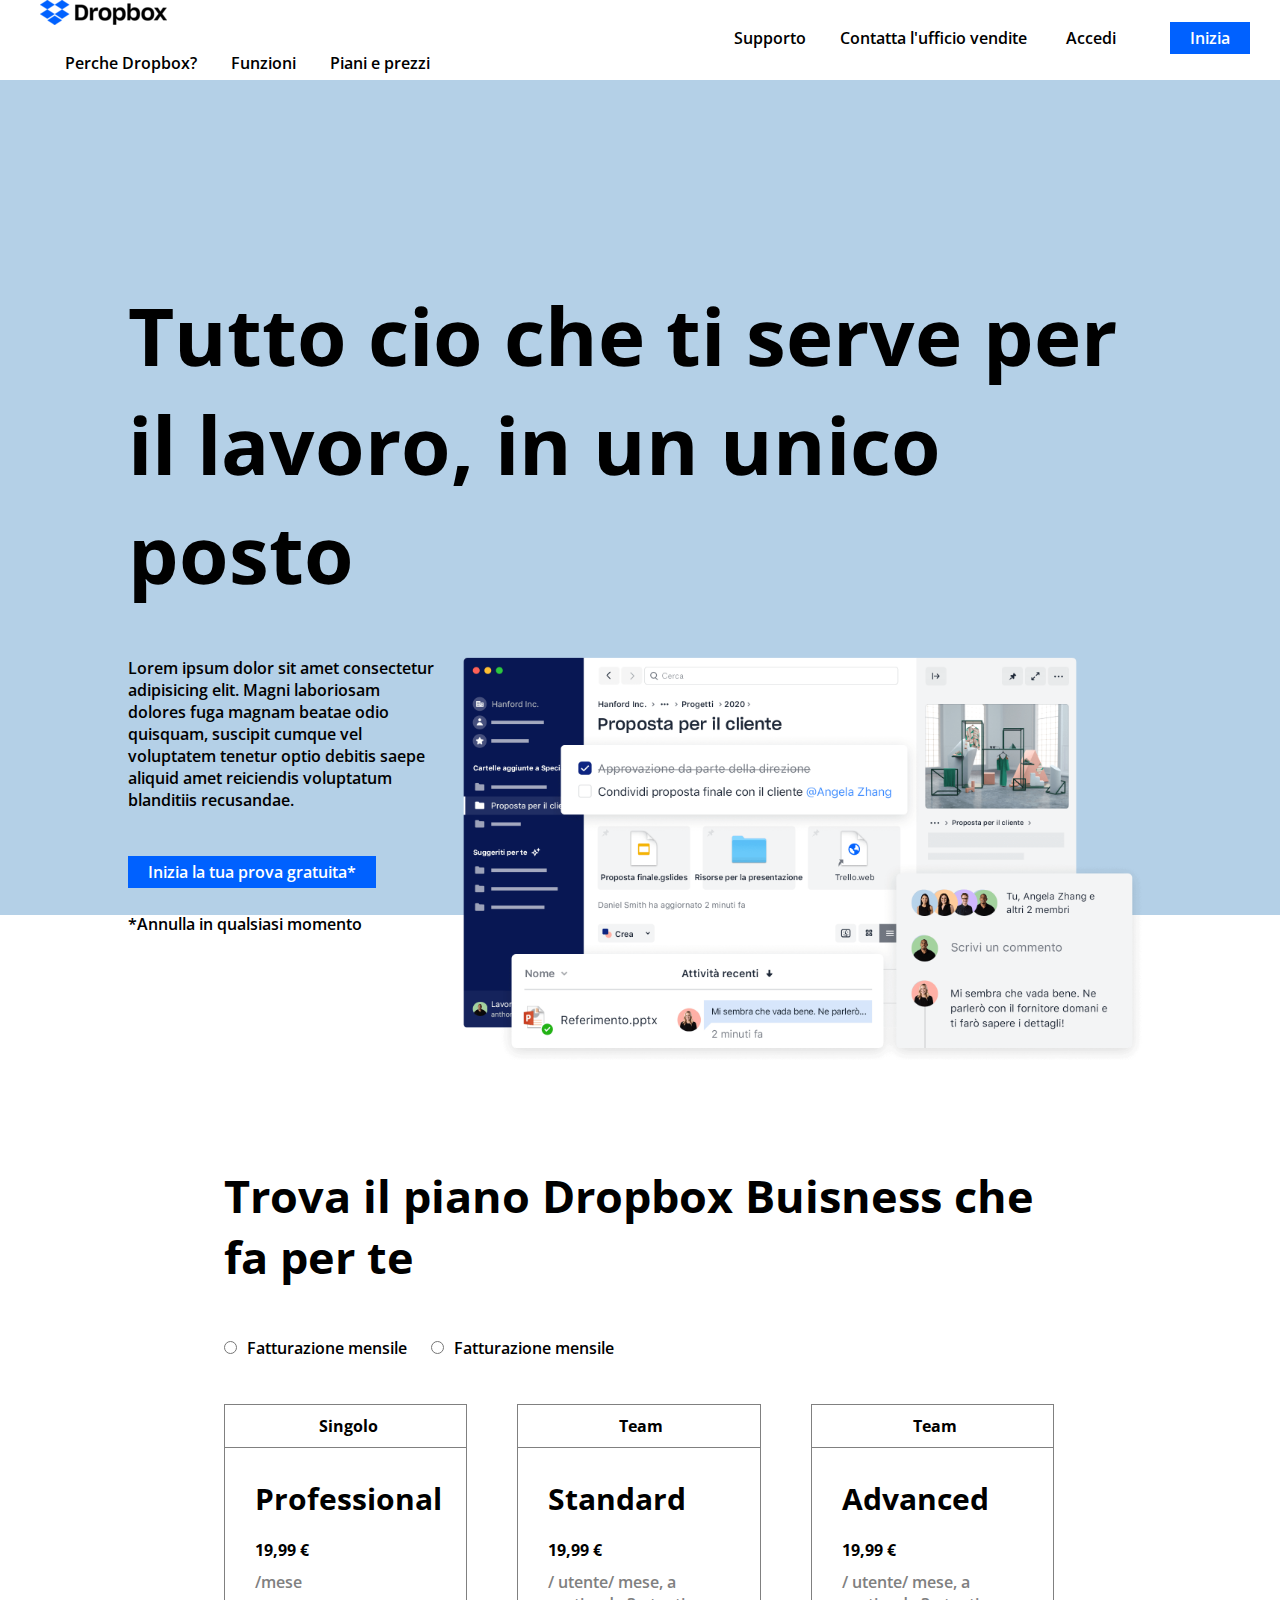
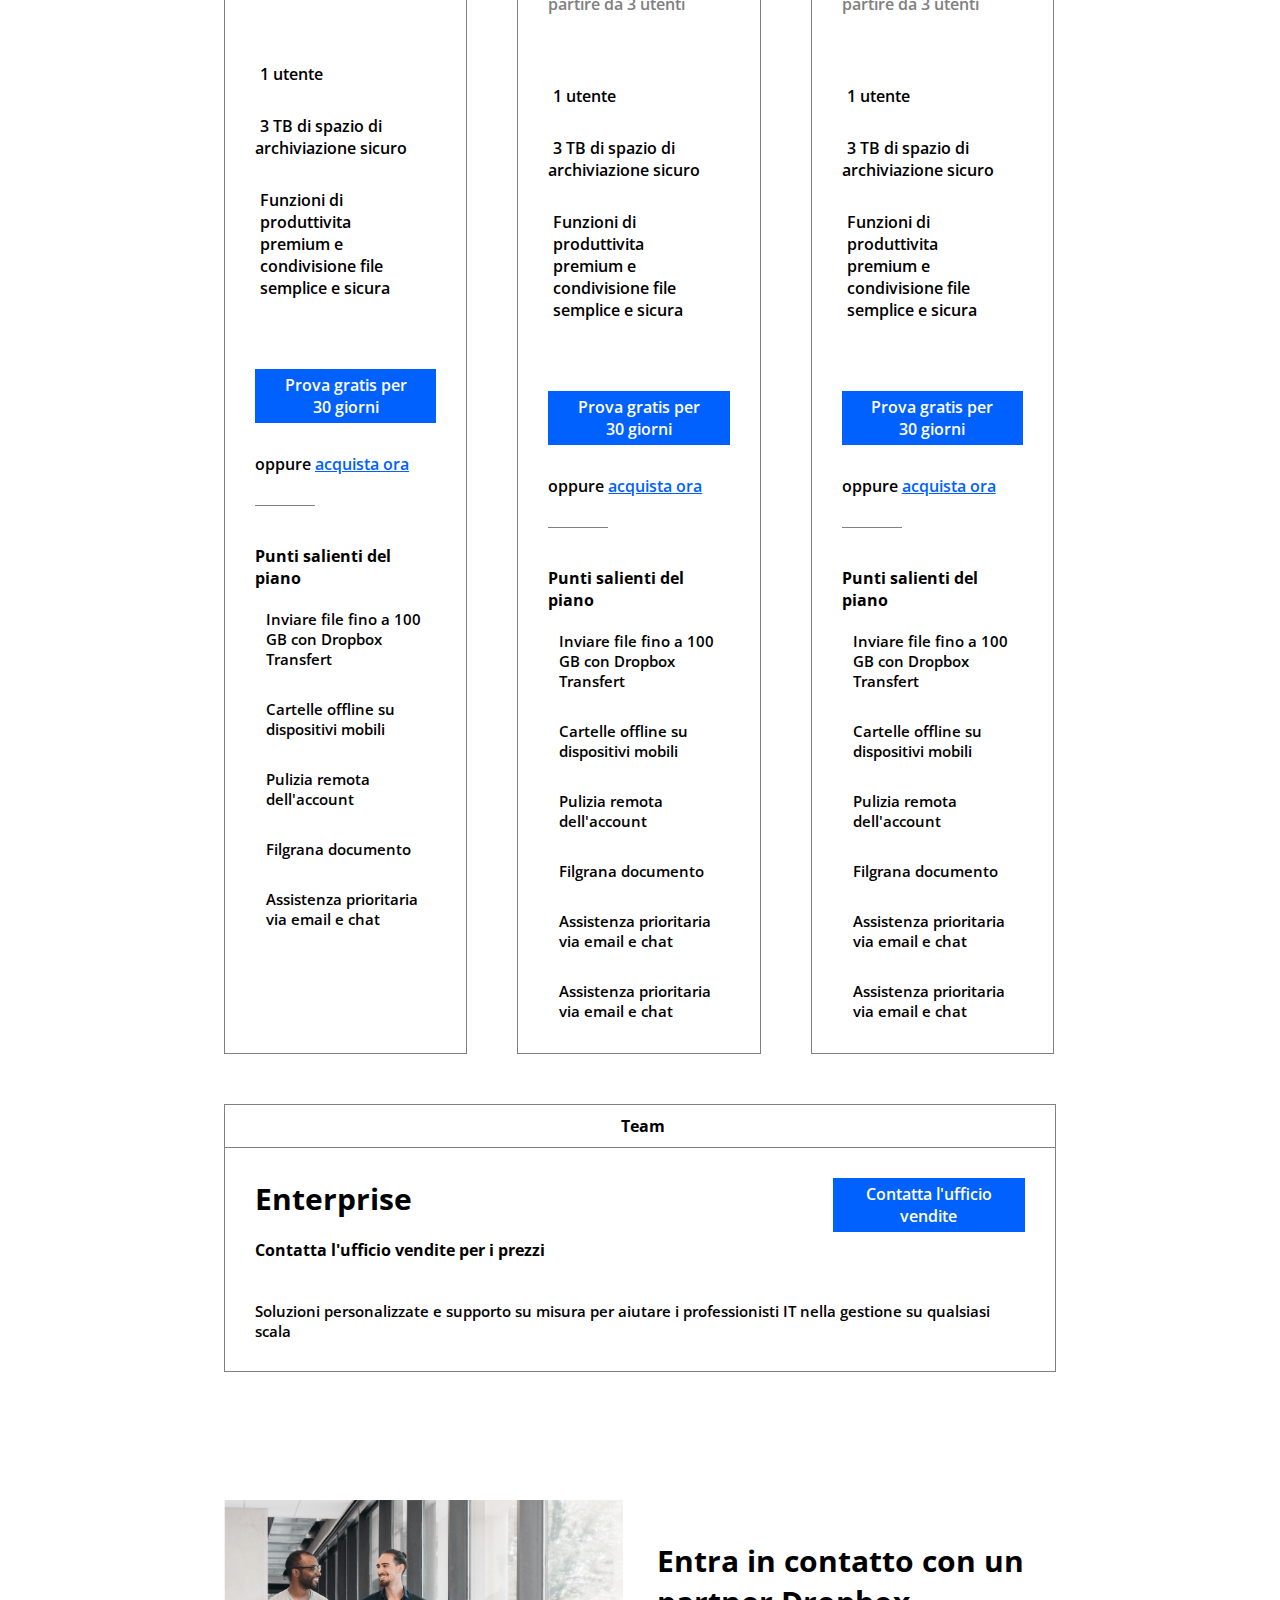
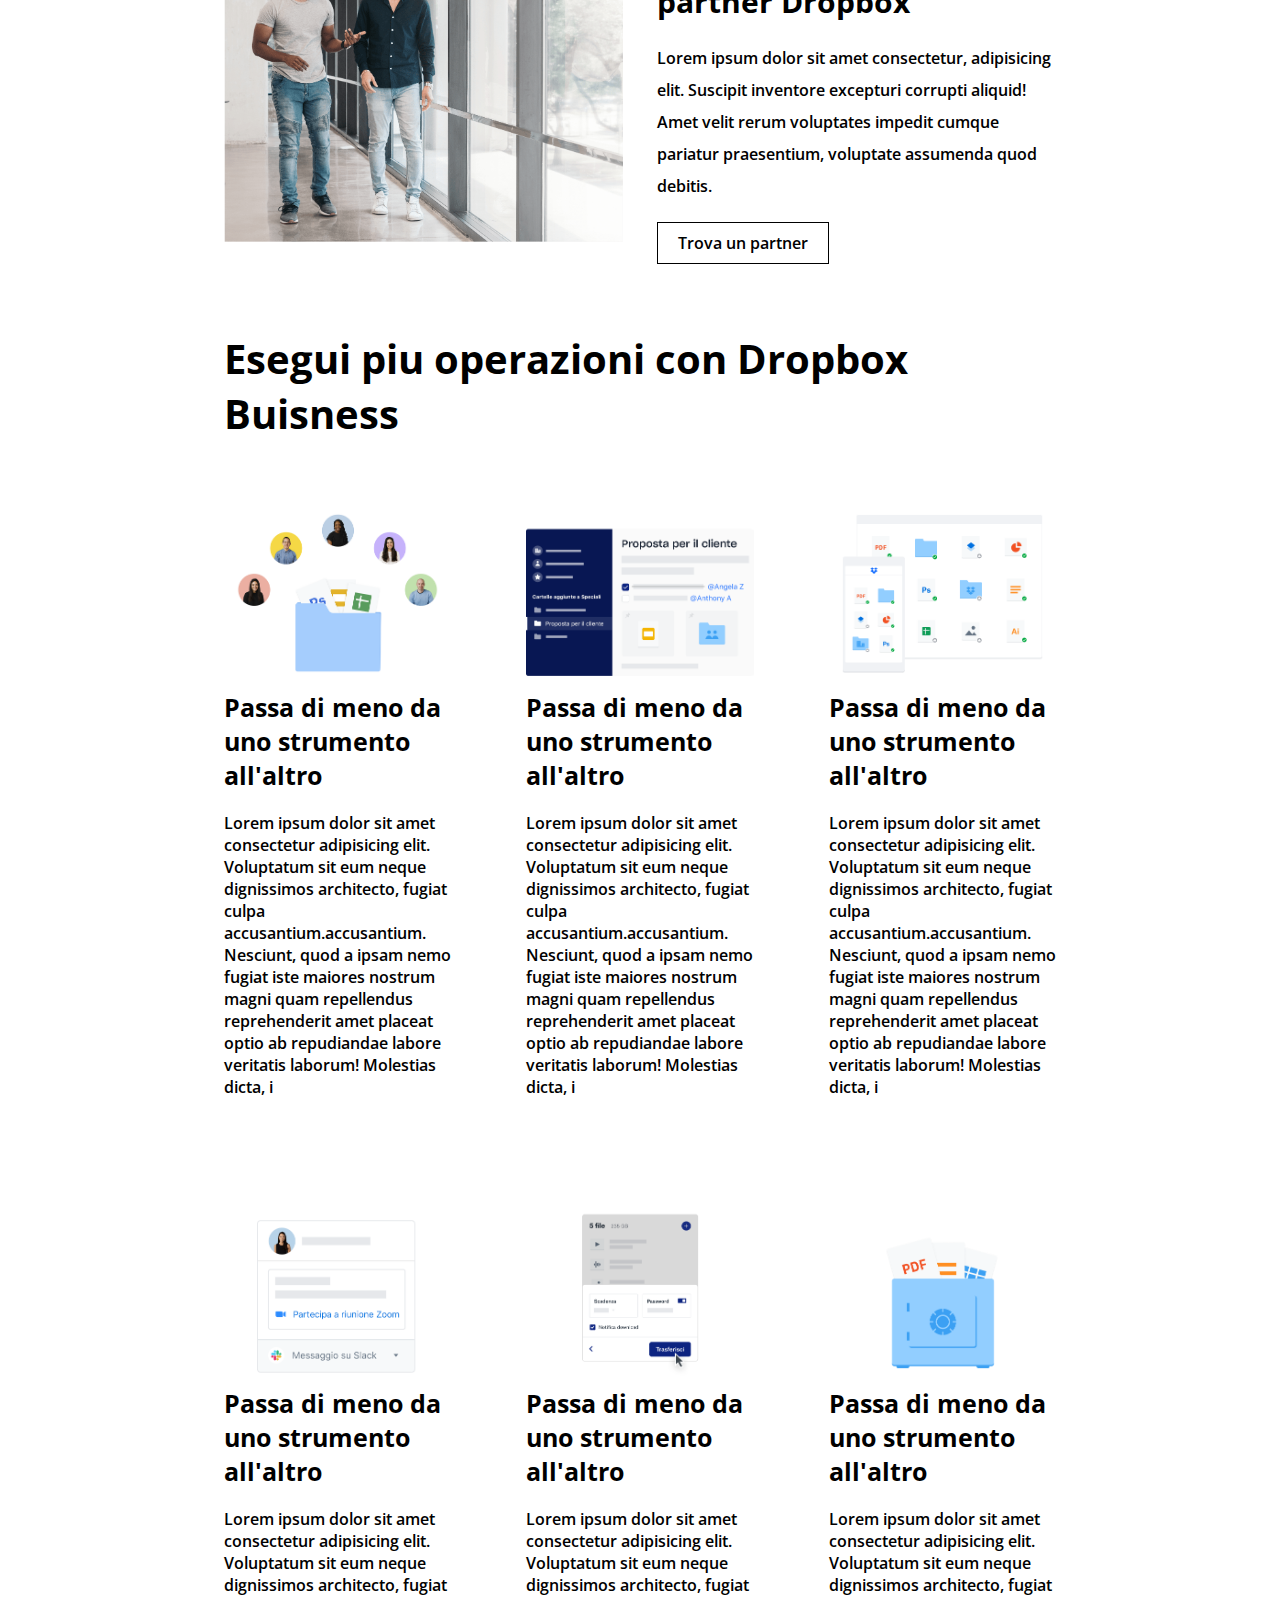
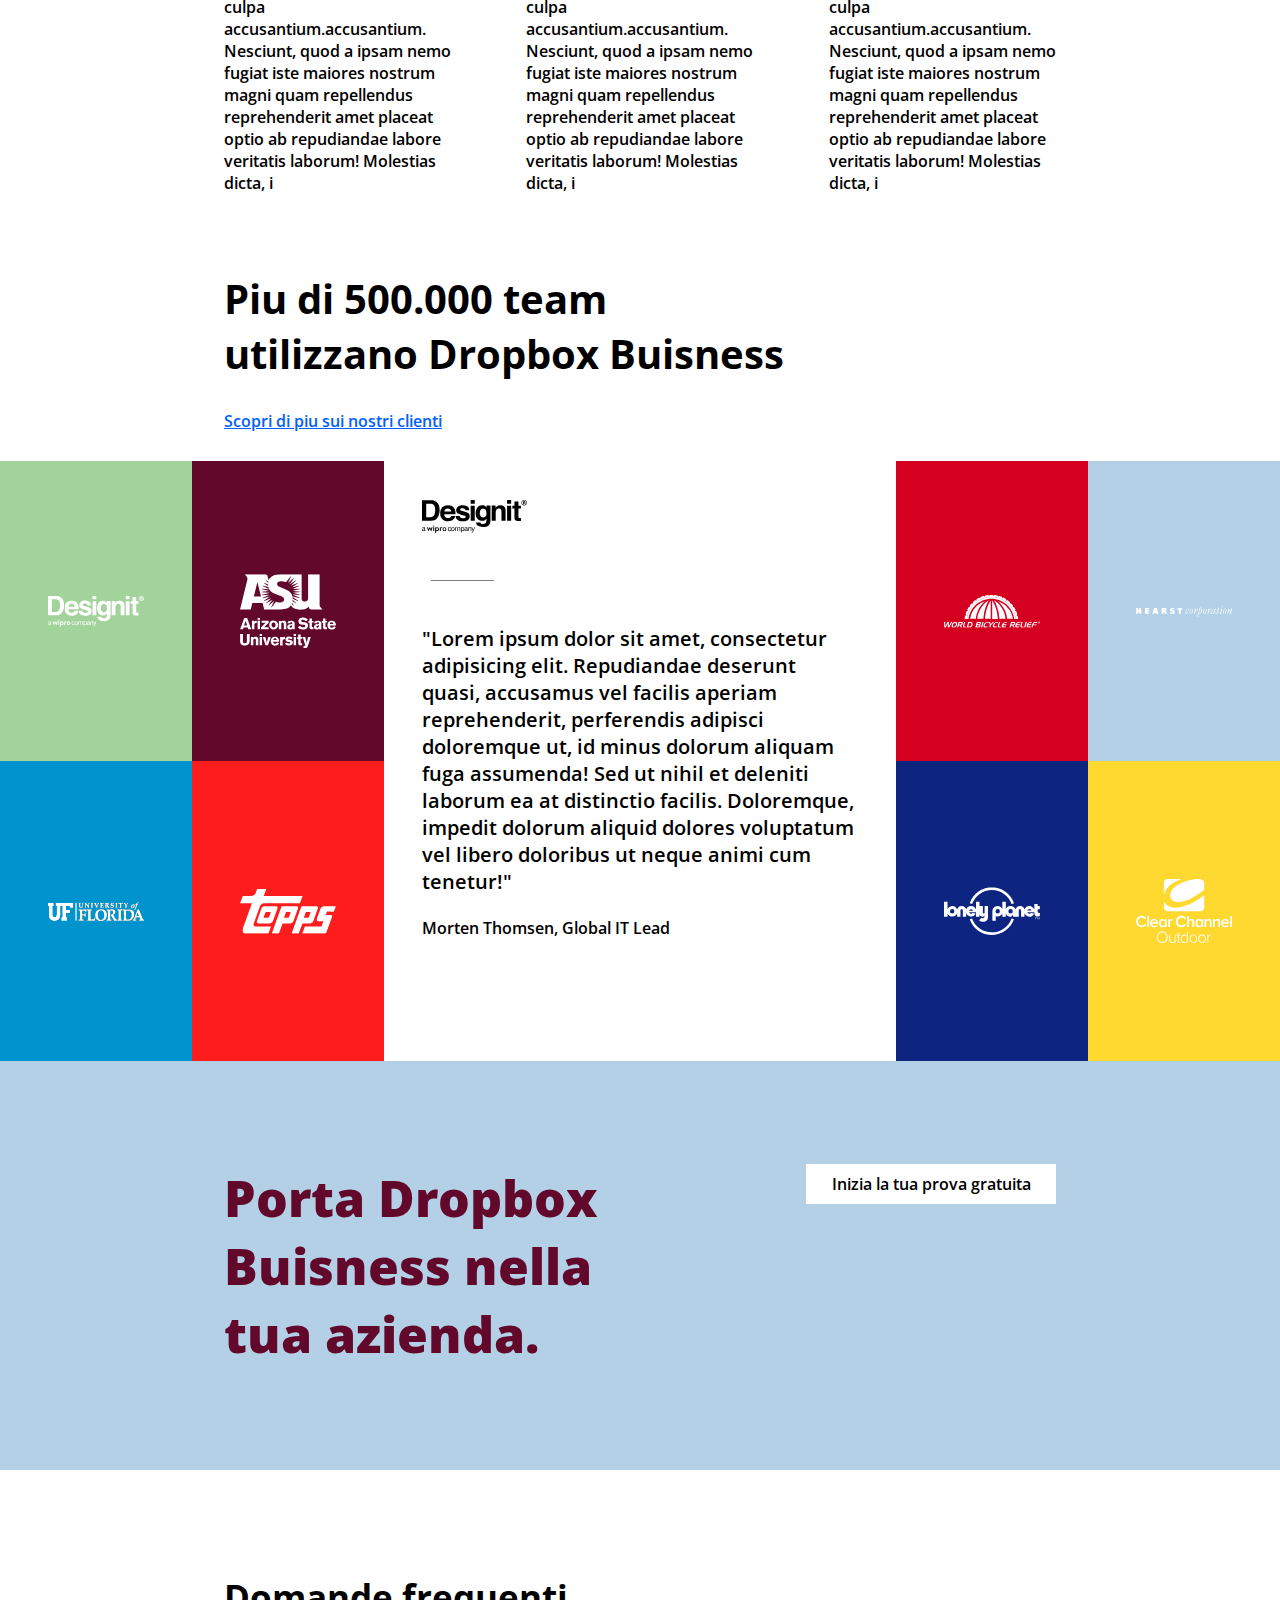
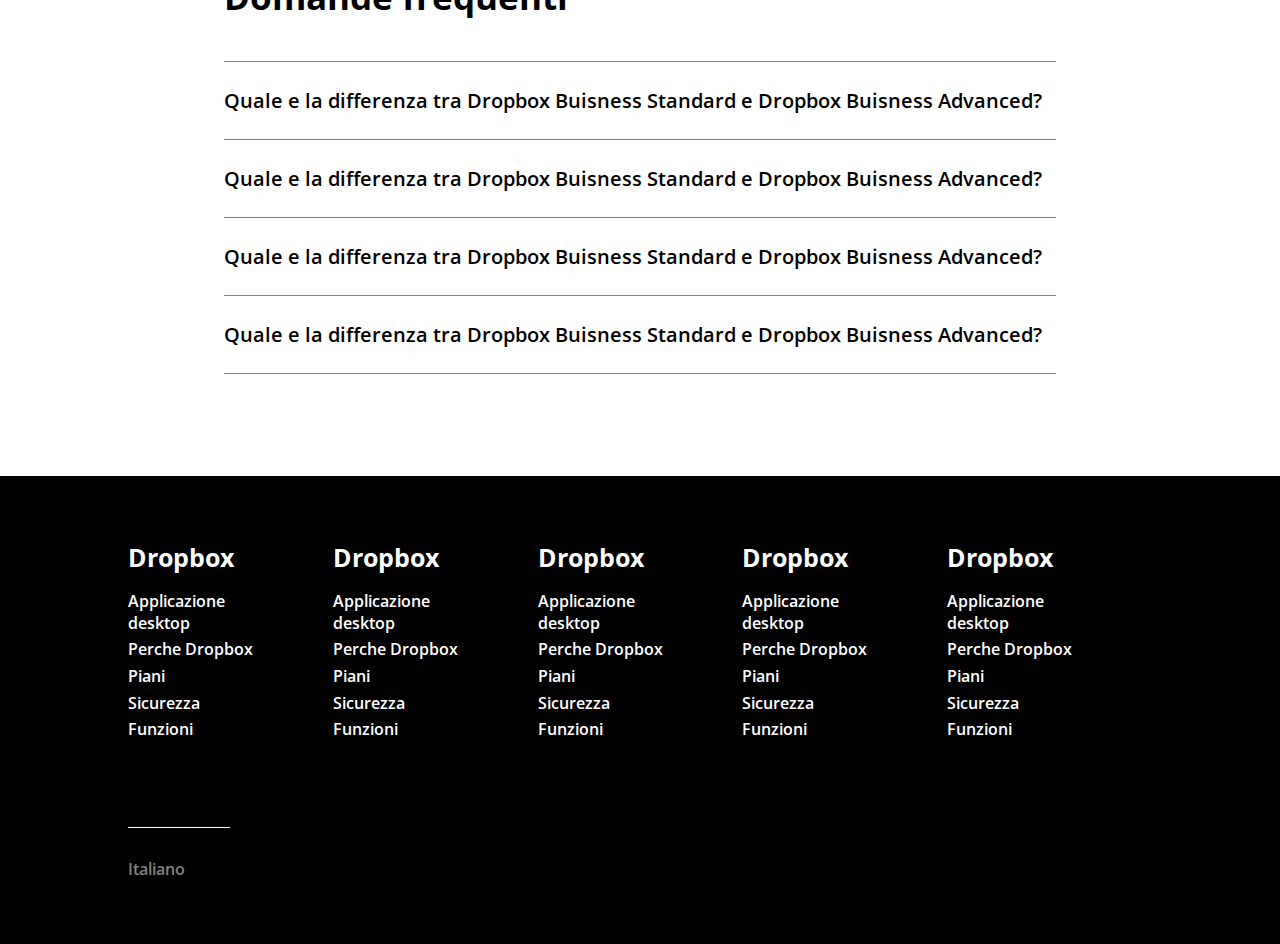
<file: index.html>
<!DOCTYPE html>
<html lang="en">
<head>
    <meta charset="UTF-8">
    <meta http-equiv="X-UA-Compatible" content="IE=edge">
    <meta name="viewport" content="width=device-width, initial-scale=1.0">
    <link rel="stylesheet" href="https://use.fontawesome.com/releases/v5.15.4/css/all.css" integrity="sha384-DyZ88mC6Up2uqS4h/KRgHuoeGwBcD4Ng9SiP4dIRy0EXTlnuz47vAwmeGwVChigm" crossorigin="anonymous">
    <link rel="preconnect" href="https://fonts.googleapis.com">
    <link rel="preconnect" href="https://fonts.gstatic.com" crossorigin>
    <link href="https://fonts.googleapis.com/css2?family=Open+Sans:wght@300;400;600;700&display=swap" rel="stylesheet">
    <link rel="stylesheet" href="css/style.css">
    <title>Dropbox</title>
</head>
<body>
    <!-- header con position fixed -->
    <header class="clearfix">

        <div class="header-sx">
            <a href="#" class="container-logo">
                <img src="img/logo-small.png" alt="logo">
            </a>
            <ul>
                <li><a href="#">Perche Dropbox?</a></li>
                <li><a href="#">Funzioni</a></li>
                <li><a href="#">Piani e prezzi</a></li>
            </ul>  
        </div>

        <div class="header-dx">
            <ul>
                <li><a href="#">Supporto</a></li>
                <li><a href="#">Contatta l'ufficio vendite</a></li>
            </ul>

            <div class="container-btn">
                <a href="#" class="btn none">Accedi</a>
            </div>
            <div class="container-btn">
                <a href="#" class="btn blue">Inizia</a>
            </div>
        </div>
      

    </header>

    <!-- jumbotron -->
    <section id="jumbo">
        <div class="horizontal-center clearfix">
            <h1>
                Tutto cio che ti serve per il lavoro, in un unico posto
            </h1>
            <div class="containerImgJumbo">
                <img src="img/jumbo.png" alt="img jumbotron">
            </div>
            <p>
                Lorem ipsum dolor sit amet consectetur adipisicing elit. Magni laboriosam dolores fuga magnam beatae odio quisquam, suscipit cumque vel voluptatem tenetur optio debitis saepe aliquid amet reiciendis voluptatum blanditiis recusandae.
            </p>



            <div class="container-btn">
                <a href="#" class="btn blue">
                    Inizia la tua prova gratuita*
                </a>
                <div>
                    *Annulla in qualsiasi momento
                </div>
            </div>

            <div class="frecciaGiu">
                <i class="fas fa-arrow-down"></i>
            </div>

        </div>
    </section>

    <!-- corpo della pagina -->
    <main>
        <!-- section pacchetti in vendita -->
        <section class="pacchetti">
            <!-- centratura al 65% -->
            <div class="horizontal-center-2">
                <!-- titolo pacchetti -->
                <h2>
                    Trova il piano Dropbox Buisness che fa per te
                </h2>
                <!-- input radio -->
                <div class="fatturazioni">
                    <form action="">
                        <input type="radio"><span>Fatturazione mensile</span>
                        <input type="radio"><span>Fatturazione mensile</span>
                    </form>
                </div>
                <!-- contenitore dei pacchetti -->
                <div class="containerPacchetti cnt-pack-top clearfix">

                    <!-- pacchetto numero 1 LATERALE SINISTRO-->
                    <div class="pacchetto aside">
                        <!-- titolo del pacchetto -->
                        <h4 class="pacchetto-header">
                            <i class="far fa-user"></i><span>Singolo</span> 
                        </h4>
                        <!-- corpo centrale del pacchetto -->
                        <div class="pacchetto-main">
                            <!-- nome del pacchetto -->
                            <h3 class="pacchetto-nome">
                                Professional
                            </h3>
                            <!-- prezzo del pacchetto -->
                            <h4 class="pacchetto-prezzo">
                                19,99 &euro;
                                <section>
                                    /mese
                                </section>
                            </h4>
                            <!-- contenuto del pacchetto -->
                            <div class="pacchetto-contenuto">
                                <div class="cnt utente">
                                    <i class="far fa-user"></i>
                                    1 utente
                                </div>
                                <div class="cnt spazio">
                                    <i class="far fa-folder"></i>
                                    3 TB di spazio di archiviazione sicuro
                                </div>
                                <div class="cnt funzioni clearfix">
                                    <i class="fas fa-pencil-alt"></i>
                                   <span>
                                    Funzioni di produttivita premium e condivisione file semplice e sicura
                                   </span>
                                </div>
                            </div>
                            <!-- bottone del pacchetto -->
                            <div class="container-btn">
                                <a href="#" class="btn blue">Prova gratis per 30 giorni</a>
                            </div>
                            <!-- link acquista ora del pacchetto -->
                            <div class="acq-ora">
                                <span>oppure </span><a href="#">acquista ora</a>
                            </div>
                            <!-- punti salienti del pacchetto -->
                            <div class="pacchetto-puntiSalienti corto">
                                <h4>
                                    Punti salienti del piano
                                </h4>
                                <ul>
                                    <li class="clearfix"><i class="fas fa-check "></i><span>Inviare file fino a 100 GB con Dropbox Transfert</span></li>
                                    <li class="clearfix"><i class="fas fa-check "></i><span>Cartelle offline su dispositivi mobili</span></li>
                                    <li class="clearfix"><i class="fas fa-check "></i><span>Pulizia remota dell'account</span></li>
                                    <li class="clearfix"><i class="fas fa-check "></i><span>Filgrana documento</span></li>
                                    <li class="clearfix"><i class="fas fa-check "></i><span>Assistenza prioritaria via email e chat</span></li>                             
                                </ul>
                            </div>

                        </div>
                    </div>

                    <!-- pacchetto numero 2 CENTRALE -->
                    <div class="pacchetto centrale">
                        <!-- titolo del pacchetto -->
                        <h4 class="pacchetto-header">
                            <i class="far fa-building"></i><span>Team</span> 
                        </h4>
                        <!-- corpo centrale del pacchetto -->
                        <div class="pacchetto-main">
                            <!-- nome del pacchetto -->
                            <h3 class="pacchetto-nome">
                                Standard
                            </h3>
                            <!-- prezzo del pacchetto -->
                            <h4 class="pacchetto-prezzo">
                                19,99 &euro;
                                <section>
                                    / utente/ mese, a partire da 3 utenti
                                </section>
                            </h4>
                            <!-- contenuto del pacchetto -->
                            <div class="pacchetto-contenuto">
                                <div class="cnt utente">
                                    <i class="fas fa-user-plus"></i>
                                    1 utente
                                </div>
                                <div class="cnt spazio">
                                    <i class="far fa-folder"></i>
                                    3 TB di spazio di archiviazione sicuro
                                </div>
                                <div class="cnt funzioni clearfix">
                                    <i class="far fa-smile"></i>
                                    <span>
                                        Funzioni di produttivita premium e condivisione file semplice e sicura
                                    </span>
                                </div>
                            </div>
                            <!-- bottone del pacchetto -->
                            <div class="container-btn">
                                <a href="#" class="btn blue">Prova gratis per 30 giorni</a>
                            </div>
                            <!-- link acquista ora del pacchetto -->
                            <div class="acq-ora">
                                <span>oppure </span><a href="#">acquista ora</a>
                            </div>
                            <!-- punti salienti del pacchetto -->
                            <div class="pacchetto-puntiSalienti">
                                <h4>
                                    Punti salienti del piano
                                </h4>
                                <ul>
                                    <li class="clearfix"><i class="fas fa-check "></i><span>Inviare file fino a 100 GB con Dropbox Transfert</span></li>
                                    <li class="clearfix"><i class="fas fa-check "></i><span>Cartelle offline su dispositivi mobili</span></li>
                                    <li class="clearfix"><i class="fas fa-check "></i><span>Pulizia remota dell'account</span></li>
                                    <li class="clearfix"><i class="fas fa-check "></i><span>Filgrana documento</span></li>
                                    <li class="clearfix"><i class="fas fa-check "></i><span>Assistenza prioritaria via email e chat</span></li>
                                    <li class="clearfix"><i class="fas fa-check "></i><span>Assistenza prioritaria via email e chat</span></li>   
                                </ul>
                            </div>

                        </div>
                    </div>

                    <!-- pacchetto numero 3 LATERALE DESTRO-->
                    <div class="pacchetto aside">
                        <!-- titolo del pacchetto -->
                        <h4 class="pacchetto-header">
                            <i class="far fa-building"></i><span>Team</span> 
                        </h4>
                        <!-- corpo centrale del pacchetto -->
                        <div class="pacchetto-main">
                            <!-- nome del pacchetto -->
                            <h3 class="pacchetto-nome">
                                Advanced
                            </h3>
                            <!-- prezzo del pacchetto -->
                            <h4 class="pacchetto-prezzo">
                                19,99 &euro;
                                <section>
                                    / utente/ mese, a partire da 3 utenti
                                </section>
                            </h4>
                            <!-- contenuto del pacchetto -->
                            <div class="pacchetto-contenuto">
                                <div class="cnt utente">
                                    <i class="fas fa-user-plus"></i>
                                    1 utente
                                </div>
                                <div class="cnt spazio">
                                    <i class="far fa-smile"></i>
                                    3 TB di spazio di archiviazione sicuro
                                </div>
                                <div class="cnt funzioni clearfix">
                                    <i class="fas fa-pencil-alt"></i>
                                    <span>
                                        Funzioni di produttivita premium e condivisione file semplice e sicura
                                    </span>
                                </div>
                            </div>
                            <!-- bottone del pacchetto -->
                            <div class="container-btn">
                                <a href="#" class="btn blue">Prova gratis per 30 giorni</a>
                            </div>
                            <!-- link acquista ora del pacchetto -->
                            <div class="acq-ora">
                                <span>oppure </span><a href="#">acquista ora</a>
                            </div>
                            <!-- punti salienti del pacchetto -->
                            <div class="pacchetto-puntiSalienti">
                                <h4>
                                    Punti salienti del piano
                                </h4>
                                <ul>
                                    <li class="clearfix"><i class="fas fa-check "></i><span>Inviare file fino a 100 GB con Dropbox Transfert</span></li>
                                    <li class="clearfix"><i class="fas fa-check "></i><span>Cartelle offline su dispositivi mobili</span></li>
                                    <li class="clearfix"><i class="fas fa-check "></i><span>Pulizia remota dell'account</span></li>
                                    <li class="clearfix"><i class="fas fa-check "></i><span>Filgrana documento</span></li>
                                    <li class="clearfix"><i class="fas fa-check "></i><span>Assistenza prioritaria via email e chat</span></li>
                                    <li class="clearfix"><i class="fas fa-check "></i><span>Assistenza prioritaria via email e chat</span></li>   
                                </ul>
                            </div>

                        </div>
                    </div>
                </div>
                <!-- contenitore ultimo pacchetto -->
                <div class="containerPacchetti clearfix">
                    <!-- pacchetto numero 4 FINALE -->
                    <div class="pacchetto pacchetto-finale">
                        <!-- titolo del pacchetto -->
                        <h4 class="pacchetto-header">
                            <i class="far fa-building"></i><span>Team</span> 
                        </h4>
                        <!-- corpo centrale del pacchetto -->
                        <div class="pacchetto-main clearfix">

                            <!-- nome del pacchetto -->
                            <h3 class="pacchetto-nome">
                                Enterprise
                            </h3>

                            <!-- bottone del pacchetto -->
                            <div class="container-btn" id="container-btn-finale">
                                <a href="#" class="btn blue">Contatta l'ufficio vendite</a>
                            </div>

                            <!-- sottotitolo del pacchetto -->
                            <h4 class="pacchetto-subtitle">
                                Contatta l'ufficio vendite per i prezzi
                            </h4>
                            <p>Soluzioni personalizzate e supporto su misura per aiutare i professionisti IT nella gestione su qualsiasi scala</p>    
                        </div>
                    
                    </div>
                </div>
                
            </div>


        </section>

        <!-- section contatta un partner -->
        <section>
            <div class="horizontal-center-2 clearfix">

                <div class="containerImg-partner">
                    <img src="img/partner.png" alt="partner foto">
                </div>

                <div class="containerText">
                    <h3>
                        Entra in contatto con un partner Dropbox
                    </h3>
                    <p>
                        Lorem ipsum dolor sit amet consectetur, adipisicing elit. Suscipit inventore excepturi corrupti aliquid! Amet velit rerum voluptates impedit cumque pariatur praesentium, voluptate assumenda quod debitis.
                    </p>
                    <div class="container-btn">
                        <a href="" class="btn white">
                            Trova un partner
                        </a>
                    </div>
                </div>
            </div>

        </section>

        <!-- section schede 3x2 -->
        <section class="schede">
            <div class="horizontal-center-2">
                <!-- titolo schede -->
                <h2 class="titolo-schede">
                    Esegui piu operazioni con Dropbox Buisness
                </h2>

                <!-- riga superiore -->
                <div class="row-up clearfix">
                    <!-- scheda 1 -->
                    <div class="scheda">
                        <!-- container immagine scheda 1 -->
                        <div class="containerImg-scheda">
                            <img src="img/business-feature-switching-tools.png" alt="immagine scheda dropbox 1">
                        </div>
                        <!-- container testo scheda 1 -->
                        <div class="containerTxt-scheda">
                            <h3>Passa di meno da uno strumento all'altro</h3>

                            <p>Lorem ipsum dolor sit amet consectetur adipisicing elit. Voluptatum sit eum neque dignissimos architecto, fugiat culpa accusantium.accusantium. Nesciunt, quod a ipsam nemo fugiat iste maiores nostrum magni quam repellendus reprehenderit amet placeat optio ab repudiandae labore veritatis laborum! Molestias dicta, i</p>
                        </div>
                    </div>

                    <!-- scheda 2 -->
                    <div class="scheda mid">
                        <!-- container immagine scheda 2 -->
                        <div class="containerImg-scheda">
                            <img src="img/business-feature-coordinate-it.png" alt="immagine scheda dropbox 2">
                        </div>
                        <!-- container testo scheda 2 -->
                        <div class="containerTxt-scheda">
                            <h3>Passa di meno da uno strumento all'altro</h3>

                            <p>Lorem ipsum dolor sit amet consectetur adipisicing elit. Voluptatum sit eum neque dignissimos architecto, fugiat culpa accusantium.accusantium. Nesciunt, quod a ipsam nemo fugiat iste maiores nostrum magni quam repellendus reprehenderit amet placeat optio ab repudiandae labore veritatis laborum! Molestias dicta, i</p>
                        </div>
                    </div>

                    <!-- scheda 3 -->
                    <div class="scheda">
                        <!-- container immagine scheda 3 -->
                        <div class="containerImg-scheda">
                            <img src="img/business-feature-multi-device.png" alt="immagine scheda dropbox 3">
                        </div>
                        <!-- container testo scheda 3 -->
                        <div class="containerTxt-scheda">
                            <h3>Passa di meno da uno strumento all'altro</h3>

                            <p>Lorem ipsum dolor sit amet consectetur adipisicing elit. Voluptatum sit eum neque dignissimos architecto, fugiat culpa accusantium.accusantium. Nesciunt, quod a ipsam nemo fugiat iste maiores nostrum magni quam repellendus reprehenderit amet placeat optio ab repudiandae labore veritatis laborum! Molestias dicta, i</p>
                        </div>
                    </div>






                </div>

                <!-- riga inferiore -->
                <div class="row-down clearfix">
                    <!-- scheda 4 -->
                    <div class="scheda">
                        <!-- container immagine scheda 4 -->
                        <div class="containerImg-scheda">
                            <img src="img/business-feature-integrations-it.png" alt="immagine scheda dropbox 4">
                        </div>
                        <!-- container testo scheda 4 -->
                        <div class="containerTxt-scheda">
                            <h3>Passa di meno da uno strumento all'altro</h3>

                            <p>Lorem ipsum dolor sit amet consectetur adipisicing elit. Voluptatum sit eum neque dignissimos architecto, fugiat culpa accusantium.accusantium. Nesciunt, quod a ipsam nemo fugiat iste maiores nostrum magni quam repellendus reprehenderit amet placeat optio ab repudiandae labore veritatis laborum! Molestias dicta, i</p>
                        </div>
                    </div>

                    <!-- scheda 5 -->
                    <div class="scheda mid">
                        <!-- container immagine scheda 5 -->
                        <div class="containerImg-scheda">
                            <img src="img/business-feature-send-files-it.png" alt="immagine scheda dropbox 5">
                        </div>
                        <!-- container testo scheda 5 -->
                        <div class="containerTxt-scheda">
                            <h3>Passa di meno da uno strumento all'altro</h3>

                            <p>Lorem ipsum dolor sit amet consectetur adipisicing elit. Voluptatum sit eum neque dignissimos architecto, fugiat culpa accusantium.accusantium. Nesciunt, quod a ipsam nemo fugiat iste maiores nostrum magni quam repellendus reprehenderit amet placeat optio ab repudiandae labore veritatis laborum! Molestias dicta, i</p>
                        </div>
                    </div>

                    <!-- scheda 6 -->
                    <div class="scheda">
                        <!-- container immagine scheda 6 -->
                        <div class="containerImg-scheda">
                            <img src="img/business-feature-security.png" alt="immagine scheda dropbox 6">
                        </div>
                        <!-- container testo scheda 6 -->
                        <div class="containerTxt-scheda">
                            <h3>Passa di meno da uno strumento all'altro</h3>

                            <p>Lorem ipsum dolor sit amet consectetur adipisicing elit. Voluptatum sit eum neque dignissimos architecto, fugiat culpa accusantium.accusantium. Nesciunt, quod a ipsam nemo fugiat iste maiores nostrum magni quam repellendus reprehenderit amet placeat optio ab repudiandae labore veritatis laborum! Molestias dicta, i</p>
                        </div>
                    </div>

                </div>
            </div>
        </section>

        <!-- section team affiliati -->
        <section>
            <div class="horizontal-center-2">
                <div class="section-affiliates-title">
                    <h2>
                        Piu di 500.000 team <br> utilizzano Dropbox Buisness
                    </h2>
                    <div>
                        <a href="#">Scopri di piu sui nostri clienti</a>
                    </div>
                </div>
            </div>

            <div class="container-affiliati clearfix">


                <div class="affiliato-sx">
                    <div class="affiliato desi">
                        <img src="img/designit.svg" alt="desi">
                    </div>
                    <div class="affiliato asu">
                        <img src="img/arizona_state_university.svg" alt="asu">
                    </div>
                    <div class="affiliato uf">
                        <img src="img/university_of_florida.svg" alt="uf">
                    </div>
                    <div class="affiliato topps">
                        <img src="img/topps.svg" alt="topps">
                    </div>

                </div>
                
                <div class="affiliato-note">
                    <div class="affiliato-note-img">
                        <img src="img/designit.svg" alt="desi">
                    </div>
                    <p>
                        "<span>Lorem</span> ipsum dolor sit amet, consectetur adipisicing elit. Repudiandae deserunt quasi, accusamus vel facilis aperiam reprehenderit, perferendis adipisci doloremque ut, id minus dolorum aliquam fuga assumenda! Sed ut nihil et deleniti laborum ea at distinctio facilis. Doloremque, impedit dolorum aliquid dolores voluptatum vel libero doloribus ut neque animi cum tenetur!"
                    </p>
                    <div class="cit">
                        Morten Thomsen, Global IT Lead
                    </div>
                </div>


                <div class="affiliato-dx">
                    <div class="affiliato wbr">
                        <img src="img/world_bicycle_relief.svg" alt="wbr">
                    </div>
                    <div class="affiliato hearst">
                        <img src="img/hearst_corp.svg" alt="hearst">
                    </div>
                    <div class="affiliato lonley">
                        <img src="img/lonely_planet.svg" alt="lonley">
                    </div>
                    <div class="affiliato clear">
                        <img src="img/clear_channel.svg" alt="clear">
                    </div>
                   
                </div>


            </div>
        </section>

        <!-- banner prova gratuita -->
        <section class="prova-free-banner">
            <div class="horizontal-center-2 clearfix">
                <h2>Porta Dropbox Buisness nella tua azienda.</h2>
                <div class="container-btn">
                    <a href="#" class="btn white">
                        Inizia la tua prova gratuita
                    </a>
                </div>
            </div>
        </section>

        <!-- section FAQ -->
        <section class="container-faq">
            <div class="horizontal-center-2">
                <h3>Domande frequenti</h3>
                
                <div class="container-domande-faq clearfix">
                    <div class="domanda">
                        Quale e la differenza tra Dropbox Buisness Standard e Dropbox Buisness Advanced?
                    </div>
                    <i class="fas fa-chevron-down"></i>
                </div>

                <div class="container-domande-faq clearfix">
                    <div class="domanda">
                        Quale e la differenza tra Dropbox Buisness Standard e Dropbox Buisness Advanced?
                    </div>
                    <i class="fas fa-chevron-down"></i>
                </div>

                <div class="container-domande-faq clearfix">
                    <div class="domanda">
                        Quale e la differenza tra Dropbox Buisness Standard e Dropbox Buisness Advanced?
                    </div>
                    <i class="fas fa-chevron-down"></i>
                </div>

                <div class="container-domande-faq clearfix">
                    <div class="domanda">
                        Quale e la differenza tra Dropbox Buisness Standard e Dropbox Buisness Advanced?
                    </div>
                    <i class="fas fa-chevron-down"></i>
                </div>

            </div>
        </section>

    </main>

    <footer>
        <!-- footer main -->
        <section class="footer-main">
            <!-- footer nav -->
            <div class="horizontal-center clearfix" >
                <div class="col-footer">
                    <h3>Dropbox</h3>
                    <ul>
                        <li>
                            <a href="#">Applicazione desktop</a>
                        </li>
                        <li>
                            <a href="#">Perche Dropbox</a>
                        </li>
                        <li>
                            <a href="#">Piani</a>
                        </li>
                        <li>
                            <a href="#">Sicurezza</a>
                        </li>
                        <li>
                            <a href="#">Funzioni</a>
                        </li>
                    </ul>
                </div>

                <div class="col-footer">
                    <h3>Dropbox</h3>
                    <ul>
                        <li>
                            <a href="#">Applicazione desktop</a>
                        </li>
                        <li>
                            <a href="#">Perche Dropbox</a>
                        </li>
                        <li>
                            <a href="#">Piani</a>
                        </li>
                        <li>
                            <a href="#">Sicurezza</a>
                        </li>
                        <li>
                            <a href="#">Funzioni</a>
                        </li>
                    </ul>
                </div>

                <div class="col-footer">
                    <h3>Dropbox</h3>
                    <ul>
                        <li>
                            <a href="#">Applicazione desktop</a>
                        </li>
                        <li>
                            <a href="#">Perche Dropbox</a>
                        </li>
                        <li>
                            <a href="#">Piani</a>
                        </li>
                        <li>
                            <a href="#">Sicurezza</a>
                        </li>
                        <li>
                            <a href="#">Funzioni</a>
                        </li>
                    </ul>
                </div>

                <div class="col-footer">
                    <h3>Dropbox</h3>
                    <ul>
                        <li>
                            <a href="#">Applicazione desktop</a>
                        </li>
                        <li>
                            <a href="#">Perche Dropbox</a>
                        </li>
                        <li>
                            <a href="#">Piani</a>
                        </li>
                        <li>
                            <a href="#">Sicurezza</a>
                        </li>
                        <li>
                            <a href="#">Funzioni</a>
                        </li>
                    </ul>
                </div>

                <div class="col-footer">
                    <h3>Dropbox</h3>
                    <ul>
                        <li>
                            <a href="#">Applicazione desktop</a>
                        </li>
                        <li>
                            <a href="#">Perche Dropbox</a>
                        </li>
                        <li>
                            <a href="#">Piani</a>
                        </li>
                        <li>
                            <a href="#">Sicurezza</a>
                        </li>
                        <li>
                            <a href="#">Funzioni</a>
                        </li>
                    </ul>
                </div>
            </div>

            <!-- footer lingua -->
            <div class="horizontal-center" >
                <div class="lingua">
                    <i class="fas fa-globe-americas"></i>
                    <span>Italiano</span>
                    <a href="#"><i class="fas fa-chevron-up"></i></a>
                </div>
            </div>
        </section>
    </footer>
</body>
</html>
</file>
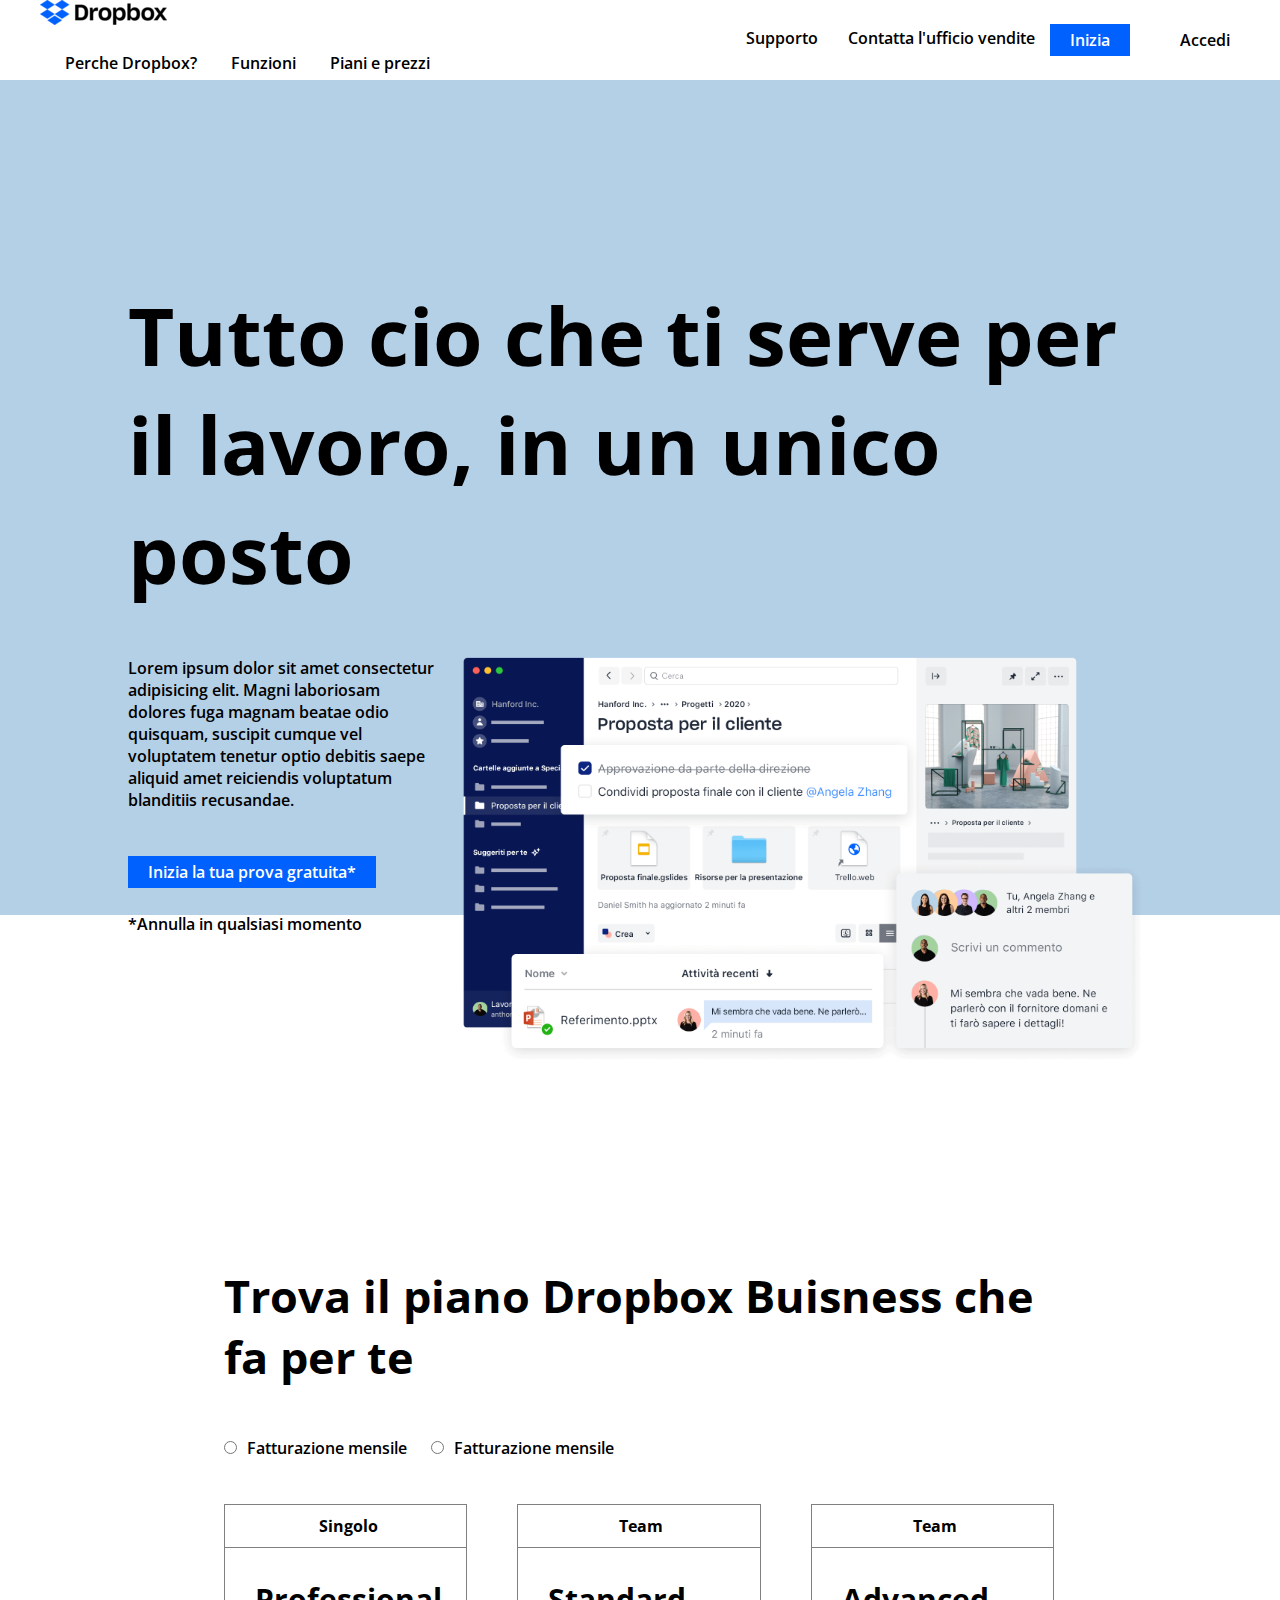
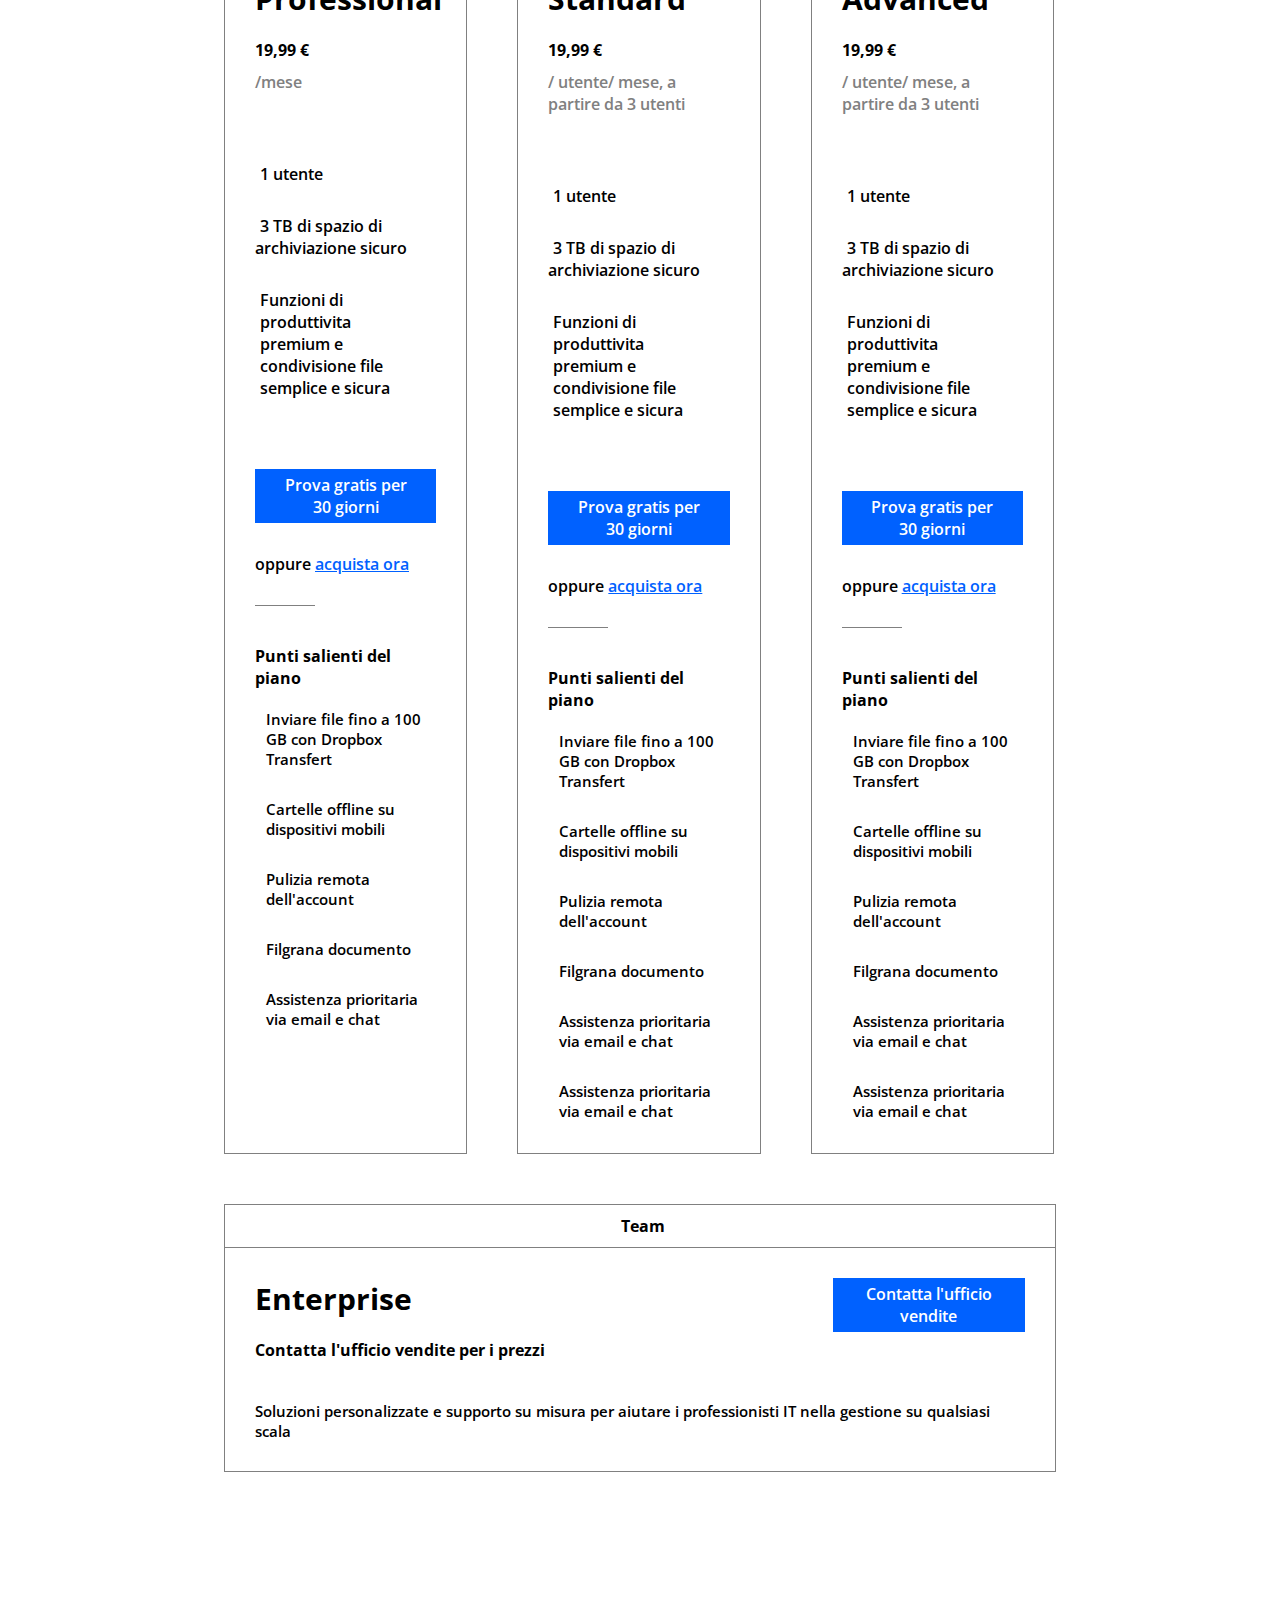
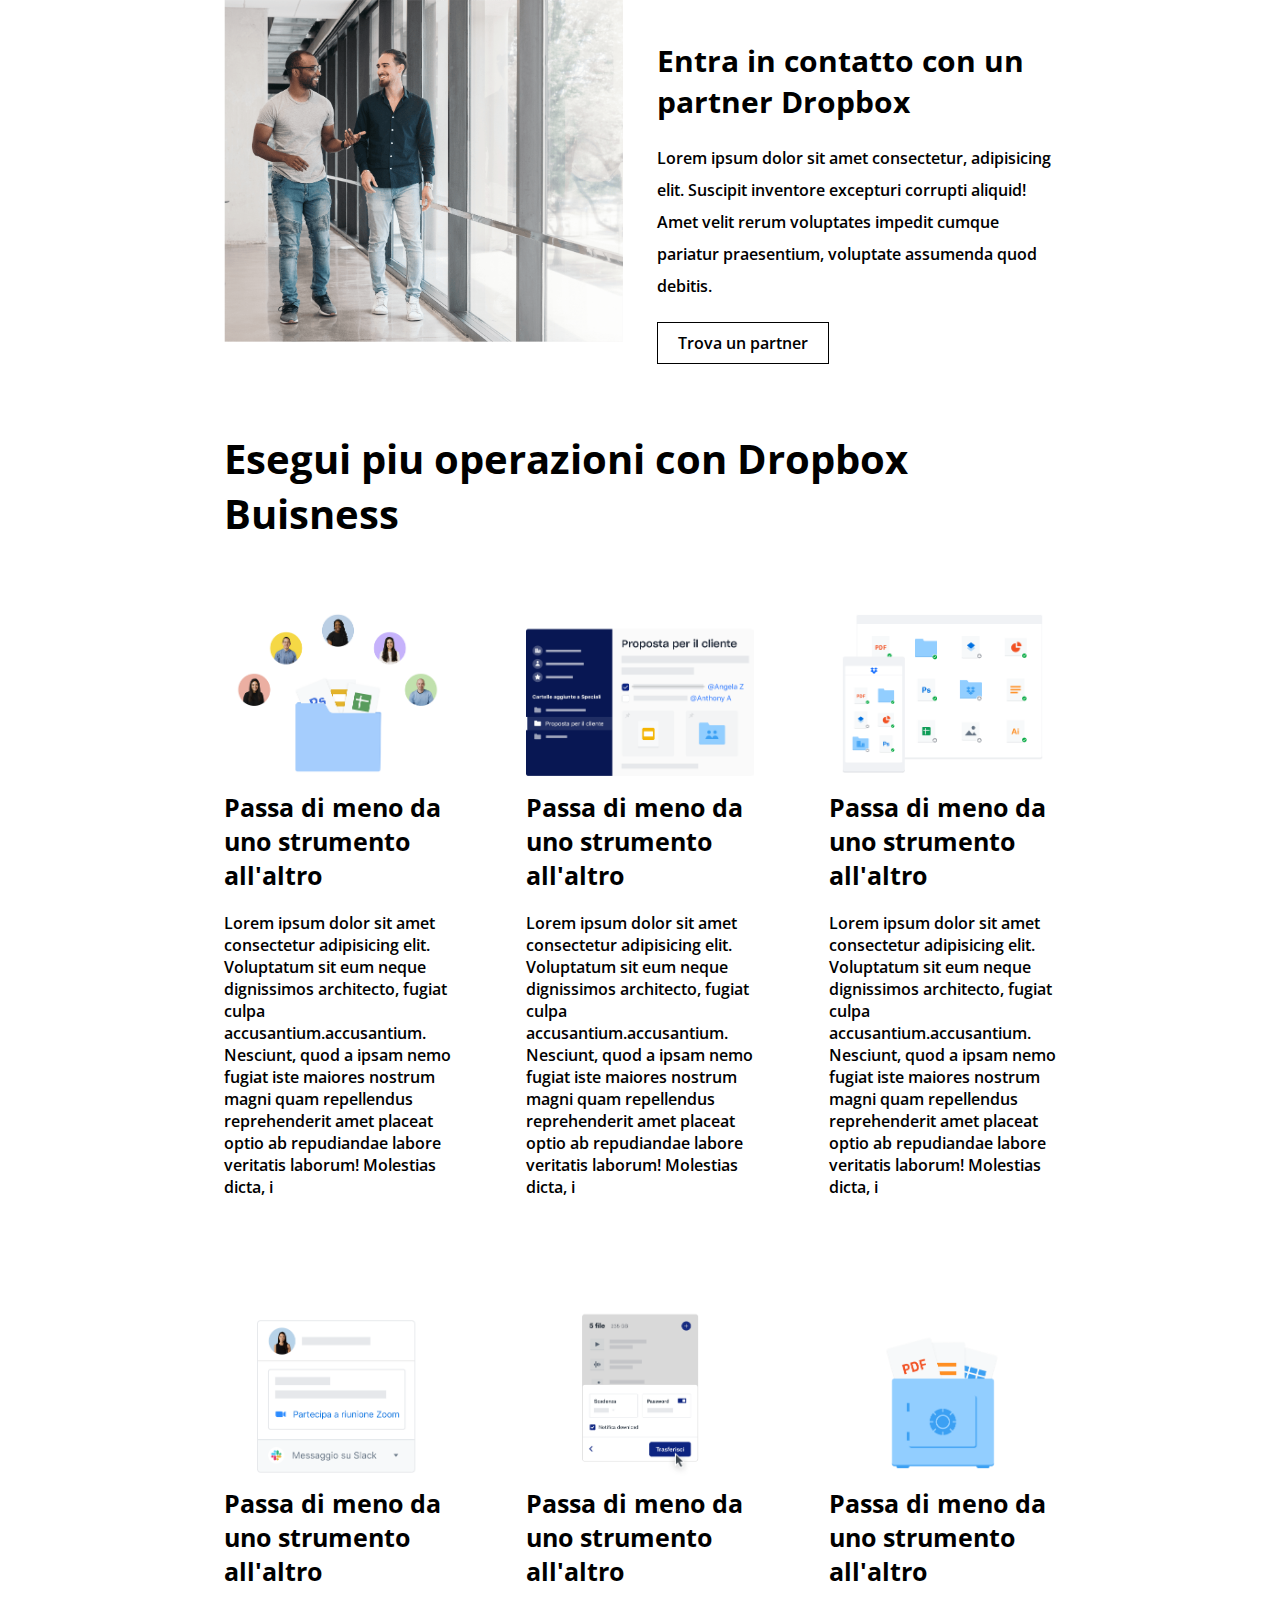
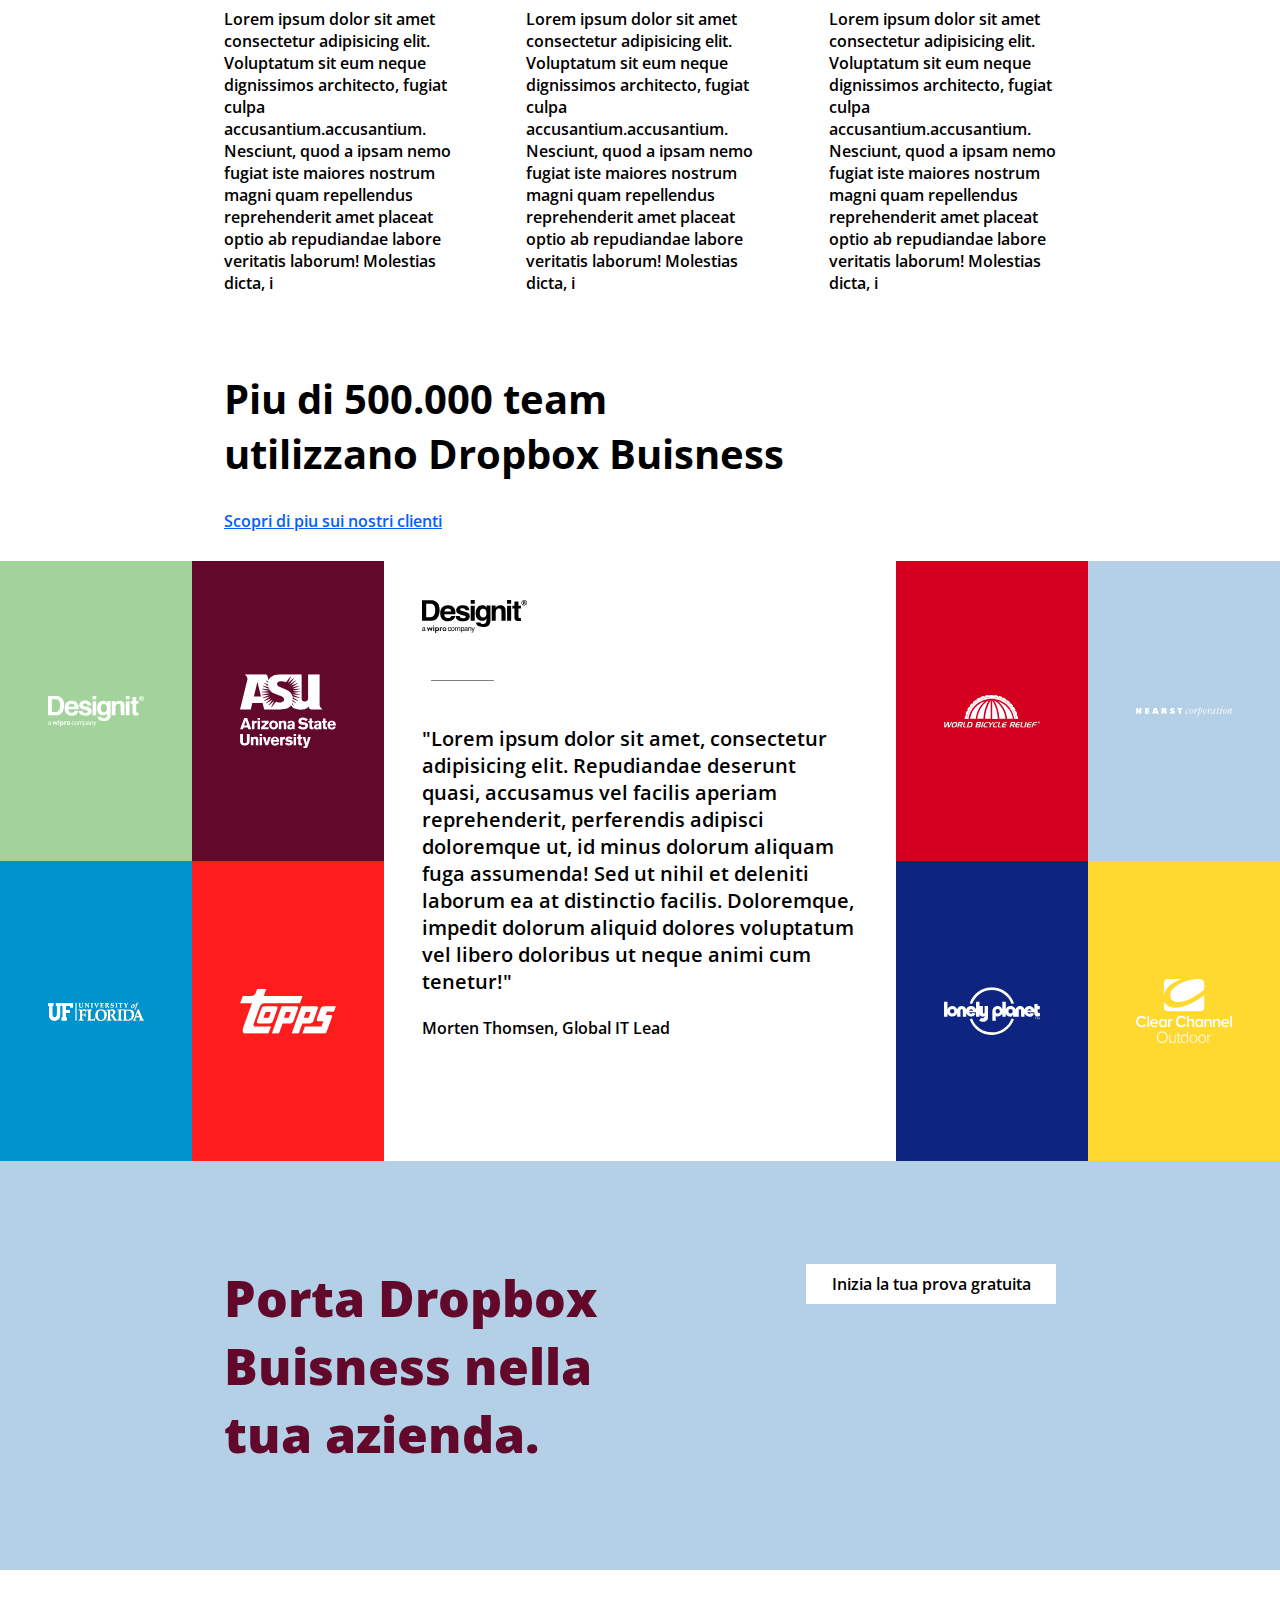
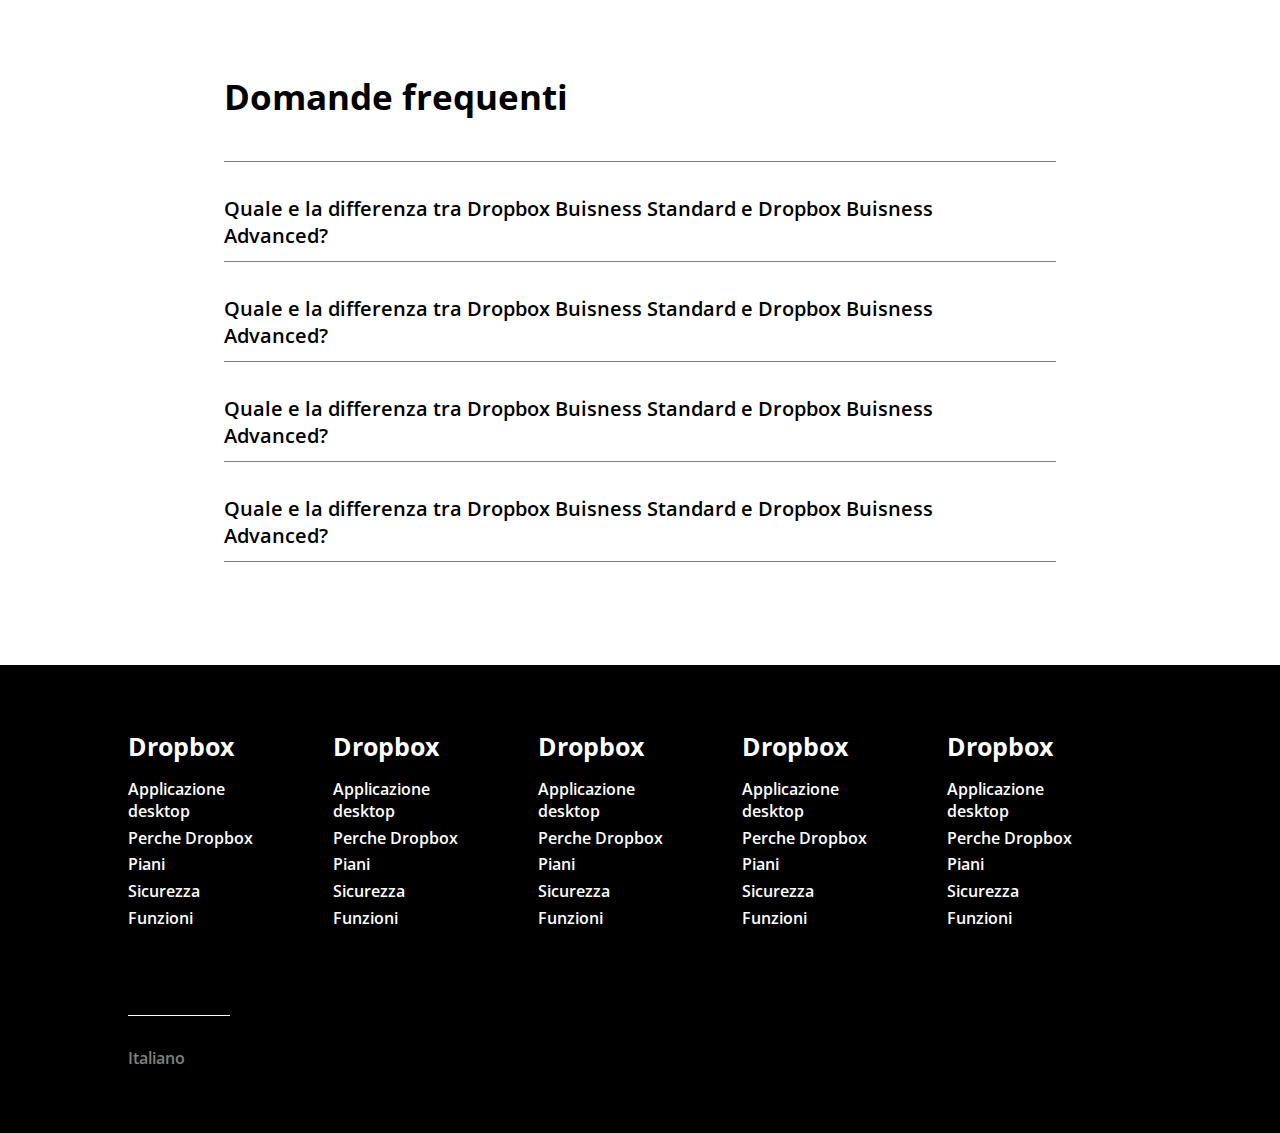
<file: bonus/index.html>
<!DOCTYPE html>
<html lang="en">
<head>
    <meta charset="UTF-8">
    <meta http-equiv="X-UA-Compatible" content="IE=edge">
    <meta name="viewport" content="width=device-width, initial-scale=1.0">
    <link rel="stylesheet" href="https://use.fontawesome.com/releases/v5.15.4/css/all.css" integrity="sha384-DyZ88mC6Up2uqS4h/KRgHuoeGwBcD4Ng9SiP4dIRy0EXTlnuz47vAwmeGwVChigm" crossorigin="anonymous">
    <link rel="preconnect" href="https://fonts.googleapis.com">
    <link rel="preconnect" href="https://fonts.gstatic.com" crossorigin>
    <link href="https://fonts.googleapis.com/css2?family=Open+Sans:wght@300;400;600;700&display=swap" rel="stylesheet">
    <link rel="stylesheet" href="css/style.css">
    <title>Dropbox</title>
</head>
<body>
    <!-- header con position fixed -->
    <header class="clearfix">

        <div class="header-sx">
            <a href="#" class="container-logo">
                <img src="img/logo-small.png" alt="logo">
            </a>
            <ul>
                <li><a href="#">Perche Dropbox?</a></li>
                <li><a href="#">Funzioni</a></li>
                <li><a href="#">Piani e prezzi</a></li>
            </ul>  
        </div>

        <div class="header-dx">
            <ul>
                <li id="tendina"><a href="#">Supporto</a>
                    <ul id="tendina-lista">
                        <li><a href="">via mail</a></li>
                        <li><a href="">via chat</a></li>
                        <li><a href="">via telefono</a></li>
                    </ul>
                </li>
                <li><a href="#">Contatta l'ufficio vendite</a></li>
            </ul>

            <div class="container-btn">
                <a href="#" class="btn none">Accedi</a>
            </div>
            <div class="container-btn">
                <a href="#" class="btn blue">Inizia</a>
            </div>
        </div>
      

    </header>

    <!-- jumbotron -->
    <section id="jumbo">
        <div class="horizontal-center clearfix">
            <h1>
                Tutto cio che ti serve per il lavoro, in un unico posto
            </h1>
            <div class="containerImgJumbo">
                <img src="img/jumbo.png" alt="img jumbotron">
            </div>
            <p>
                Lorem ipsum dolor sit amet consectetur adipisicing elit. Magni laboriosam dolores fuga magnam beatae odio quisquam, suscipit cumque vel voluptatem tenetur optio debitis saepe aliquid amet reiciendis voluptatum blanditiis recusandae.
            </p>



            <div class="container-btn">
                <a href="#" class="btn blue">
                    Inizia la tua prova gratuita*
                </a>
                <div>
                    *Annulla in qualsiasi momento
                </div>
            </div>

            <div class="frecciaGiu">
                <a href="#plan"><i class="fas fa-arrow-down"></i></a>
            </div>

        </div>
    </section>

    <!-- corpo della pagina -->
    <main>
        <!-- section pacchetti in vendita -->
        <section class="pacchetti" id="plan" >
            <!-- centratura al 65% -->
            <div class="horizontal-center-2">
                <!-- titolo pacchetti -->
                <h2>
                    Trova il piano Dropbox Buisness che fa per te
                </h2>
                <!-- input radio -->
                <div class="fatturazioni ">
                    <form action="">
                        <input type="radio"><span>Fatturazione mensile</span>
                        <input type="radio"><span>Fatturazione mensile</span>
                    </form>
                </div>
                <!-- contenitore dei pacchetti -->
                <div class="containerPacchetti cnt-pack-top clearfix">

                    <!-- pacchetto numero 1 LATERALE SINISTRO-->
                    <div class="pacchetto aside">
                        <!-- titolo del pacchetto -->
                        <h4 class="pacchetto-header">
                            <i class="far fa-user"></i><span>Singolo</span> 
                        </h4>
                        <!-- corpo centrale del pacchetto -->
                        <div class="pacchetto-main">
                            <!-- nome del pacchetto -->
                            <h3 class="pacchetto-nome">
                                Professional
                            </h3>
                            <!-- prezzo del pacchetto -->
                            <h4 class="pacchetto-prezzo">
                                19,99 &euro;
                                <section>
                                    /mese
                                </section>
                            </h4>
                            <!-- contenuto del pacchetto -->
                            <div class="pacchetto-contenuto">
                                <div class="cnt utente">
                                    <i class="far fa-user"></i>
                                    1 utente
                                </div>
                                <div class="cnt spazio">
                                    <i class="far fa-folder"></i>
                                    3 TB di spazio di archiviazione sicuro
                                </div>
                                <div class="cnt funzioni clearfix">
                                    <i class="fas fa-pencil-alt"></i>
                                   <span>
                                    Funzioni di produttivita premium e condivisione file semplice e sicura
                                   </span>
                                </div>
                            </div>
                            <!-- bottone del pacchetto -->
                            <div class="container-btn">
                                <a href="#" class="btn blue">Prova gratis per 30 giorni</a>
                            </div>
                            <!-- link acquista ora del pacchetto -->
                            <div class="acq-ora">
                                <span>oppure </span><a href="#">acquista ora</a>
                            </div>
                            <!-- punti salienti del pacchetto -->
                            <div class="pacchetto-puntiSalienti corto">
                                <h4>
                                    Punti salienti del piano
                                </h4>
                                <ul>
                                    <li class="clearfix"><i class="fas fa-check "></i><span>Inviare file fino a 100 GB con Dropbox Transfert</span></li>
                                    <li class="clearfix"><i class="fas fa-check "></i><span>Cartelle offline su dispositivi mobili</span></li>
                                    <li class="clearfix"><i class="fas fa-check "></i><span>Pulizia remota dell'account</span></li>
                                    <li class="clearfix"><i class="fas fa-check "></i><span>Filgrana documento</span></li>
                                    <li class="clearfix"><i class="fas fa-check "></i><span>Assistenza prioritaria via email e chat</span></li>
                                </ul>
                            </div>

                        </div>
                    </div>

                    <!-- pacchetto numero 2 CENTRALE -->
                    <div class="pacchetto centrale">
                        <!-- titolo del pacchetto -->
                        <h4 class="pacchetto-header">
                            <i class="far fa-building"></i><span>Team</span> 
                        </h4>
                        <!-- corpo centrale del pacchetto -->
                        <div class="pacchetto-main">
                            <!-- nome del pacchetto -->
                            <h3 class="pacchetto-nome">
                                Standard
                            </h3>
                            <!-- prezzo del pacchetto -->
                            <h4 class="pacchetto-prezzo">
                                19,99 &euro;
                                <section>
                                    / utente/ mese, a partire da 3 utenti
                                </section>
                            </h4>
                            <!-- contenuto del pacchetto -->
                            <div class="pacchetto-contenuto">
                                <div class="cnt utente">
                                    <i class="fas fa-user-plus"></i>
                                    1 utente
                                </div>
                                <div class="cnt spazio">
                                    <i class="far fa-folder"></i>
                                    3 TB di spazio di archiviazione sicuro
                                </div>
                                <div class="cnt funzioni clearfix">
                                    <i class="far fa-smile"></i>
                                    <span>
                                        Funzioni di produttivita premium e condivisione file semplice e sicura
                                    </span>
                                </div>
                            </div>
                            <!-- bottone del pacchetto -->
                            <div class="container-btn">
                                <a href="#" class="btn blue">Prova gratis per 30 giorni</a>
                            </div>
                            <!-- link acquista ora del pacchetto -->
                            <div class="acq-ora">
                                <span>oppure </span><a href="#">acquista ora</a>
                            </div>
                            <!-- punti salienti del pacchetto -->
                            <div class="pacchetto-puntiSalienti">
                                <h4>
                                    Punti salienti del piano
                                </h4>
                                <ul>
                                    <li class="clearfix"><i class="fas fa-check "></i><span>Inviare file fino a 100 GB con Dropbox Transfert</span></li>
                                    <li class="clearfix"><i class="fas fa-check "></i><span>Cartelle offline su dispositivi mobili</span></li>
                                    <li class="clearfix"><i class="fas fa-check "></i><span>Pulizia remota dell'account</span></li>
                                    <li class="clearfix"><i class="fas fa-check "></i><span>Filgrana documento</span></li>
                                    <li class="clearfix"><i class="fas fa-check "></i><span>Assistenza prioritaria via email e chat</span></li>
                                    <li class="clearfix"><i class="fas fa-check "></i><span>Assistenza prioritaria via email e chat</span></li>   
                                </ul>
                            </div>

                        </div>
                    </div>

                    <!-- pacchetto numero 3 LATERALE DESTRO-->
                    <div class="pacchetto aside">
                        <!-- titolo del pacchetto -->
                        <h4 class="pacchetto-header">
                            <i class="far fa-building"></i><span>Team</span> 
                        </h4>
                        <!-- corpo centrale del pacchetto -->
                        <div class="pacchetto-main">
                            <!-- nome del pacchetto -->
                            <h3 class="pacchetto-nome">
                                Advanced
                            </h3>
                            <!-- prezzo del pacchetto -->
                            <h4 class="pacchetto-prezzo">
                                19,99 &euro;
                                <section>
                                    / utente/ mese, a partire da 3 utenti
                                </section>
                            </h4>
                            <!-- contenuto del pacchetto -->
                            <div class="pacchetto-contenuto">
                                <div class="cnt utente">
                                    <i class="fas fa-user-plus"></i>
                                    1 utente
                                </div>
                                <div class="cnt spazio">
                                    <i class="far fa-smile"></i>
                                    3 TB di spazio di archiviazione sicuro
                                </div>
                                <div class="cnt funzioni clearfix">
                                    <i class="fas fa-pencil-alt"></i>
                                    <span>
                                        Funzioni di produttivita premium e condivisione file semplice e sicura
                                    </span>
                                </div>
                            </div>
                            <!-- bottone del pacchetto -->
                            <div class="container-btn">
                                <a href="#" class="btn blue">Prova gratis per 30 giorni</a>
                            </div>
                            <!-- link acquista ora del pacchetto -->
                            <div class="acq-ora">
                                <span>oppure </span><a href="#">acquista ora</a>
                            </div>
                            <!-- punti salienti del pacchetto -->
                            <div class="pacchetto-puntiSalienti">
                                <h4>
                                    Punti salienti del piano
                                </h4>
                                <ul>
                                    <li class="clearfix"><i class="fas fa-check "></i><span>Inviare file fino a 100 GB con Dropbox Transfert</span></li>
                                    <li class="clearfix"><i class="fas fa-check "></i><span>Cartelle offline su dispositivi mobili</span></li>
                                    <li class="clearfix"><i class="fas fa-check "></i><span>Pulizia remota dell'account</span></li>
                                    <li class="clearfix"><i class="fas fa-check "></i><span>Filgrana documento</span></li>
                                    <li class="clearfix"><i class="fas fa-check "></i><span>Assistenza prioritaria via email e chat</span></li>
                                    <li class="clearfix"><i class="fas fa-check "></i><span>Assistenza prioritaria via email e chat</span></li>   
                                </ul>
                            </div>

                        </div>
                    </div>
                </div>
                <!-- contenitore ultimo pacchetto -->
                <div class="containerPacchetti clearfix">
                    <!-- pacchetto numero 4 FINALE -->
                    <div class="pacchetto pacchetto-finale">
                        <!-- titolo del pacchetto -->
                        <h4 class="pacchetto-header">
                            <i class="far fa-building"></i><span>Team</span> 
                        </h4>
                        <!-- corpo centrale del pacchetto -->
                        <div class="pacchetto-main clearfix">

                            <!-- nome del pacchetto -->
                            <h3 class="pacchetto-nome">
                                Enterprise
                            </h3>

                            <!-- bottone del pacchetto -->
                            <div class="container-btn" id="container-btn-finale">
                                <a href="#" class="btn blue">Contatta l'ufficio vendite</a>
                            </div>

                            <!-- sottotitolo del pacchetto -->
                            <h4 class="pacchetto-subtitle">
                                Contatta l'ufficio vendite per i prezzi
                            </h4>
                            <p>Soluzioni personalizzate e supporto su misura per aiutare i professionisti IT nella gestione su qualsiasi scala</p>    
                        </div>
                    
                    </div>
                </div>
                
            </div>


        </section>

        <!-- section contatta un partner -->
        <section>
            <div class="horizontal-center-2 clearfix">

                <div class="containerImg-partner">
                    <img src="img/partner.png" alt="partner foto">
                </div>

                <div class="containerText">
                    <h3>
                        Entra in contatto con un partner Dropbox
                    </h3>
                    <p>
                        Lorem ipsum dolor sit amet consectetur, adipisicing elit. Suscipit inventore excepturi corrupti aliquid! Amet velit rerum voluptates impedit cumque pariatur praesentium, voluptate assumenda quod debitis.
                    </p>
                    <div class="container-btn">
                        <a href="" class="btn white">
                            Trova un partner
                        </a>
                    </div>
                </div>
            </div>

        </section>

        <!-- section schede 3x2 -->
        <section class="schede">
            <div class="horizontal-center-2">
                <!-- titolo schede -->
                <h2 class="titolo-schede">
                    Esegui piu operazioni con Dropbox Buisness
                </h2>

                <!-- riga superiore -->
                <div class="row-up clearfix">
                    <!-- scheda 1 -->
                    <div class="scheda">
                        <!-- container immagine scheda 1 -->
                        <div class="containerImg-scheda">
                            <img src="img/business-feature-switching-tools.png" alt="immagine scheda dropbox 1">
                        </div>
                        <!-- container testo scheda 1 -->
                        <div class="containerTxt-scheda">
                            <h3>Passa di meno da uno strumento all'altro</h3>

                            <p>Lorem ipsum dolor sit amet consectetur adipisicing elit. Voluptatum sit eum neque dignissimos architecto, fugiat culpa accusantium.accusantium. Nesciunt, quod a ipsam nemo fugiat iste maiores nostrum magni quam repellendus reprehenderit amet placeat optio ab repudiandae labore veritatis laborum! Molestias dicta, i</p>
                        </div>
                    </div>

                    <!-- scheda 2 -->
                    <div class="scheda mid">
                        <!-- container immagine scheda 2 -->
                        <div class="containerImg-scheda">
                            <img src="img/business-feature-coordinate-it.png" alt="immagine scheda dropbox 2">
                        </div>
                        <!-- container testo scheda 2 -->
                        <div class="containerTxt-scheda">
                            <h3>Passa di meno da uno strumento all'altro</h3>

                            <p>Lorem ipsum dolor sit amet consectetur adipisicing elit. Voluptatum sit eum neque dignissimos architecto, fugiat culpa accusantium.accusantium. Nesciunt, quod a ipsam nemo fugiat iste maiores nostrum magni quam repellendus reprehenderit amet placeat optio ab repudiandae labore veritatis laborum! Molestias dicta, i</p>
                        </div>
                    </div>

                    <!-- scheda 3 -->
                    <div class="scheda">
                        <!-- container immagine scheda 3 -->
                        <div class="containerImg-scheda">
                            <img src="img/business-feature-multi-device.png" alt="immagine scheda dropbox 3">
                        </div>
                        <!-- container testo scheda 3 -->
                        <div class="containerTxt-scheda">
                            <h3>Passa di meno da uno strumento all'altro</h3>

                            <p>Lorem ipsum dolor sit amet consectetur adipisicing elit. Voluptatum sit eum neque dignissimos architecto, fugiat culpa accusantium.accusantium. Nesciunt, quod a ipsam nemo fugiat iste maiores nostrum magni quam repellendus reprehenderit amet placeat optio ab repudiandae labore veritatis laborum! Molestias dicta, i</p>
                        </div>
                    </div>






                </div>

                <!-- riga inferiore -->
                <div class="row-down clearfix">
                    <!-- scheda 4 -->
                    <div class="scheda">
                        <!-- container immagine scheda 4 -->
                        <div class="containerImg-scheda">
                            <img src="img/business-feature-integrations-it.png" alt="immagine scheda dropbox 4">
                        </div>
                        <!-- container testo scheda 4 -->
                        <div class="containerTxt-scheda">
                            <h3>Passa di meno da uno strumento all'altro</h3>

                            <p>Lorem ipsum dolor sit amet consectetur adipisicing elit. Voluptatum sit eum neque dignissimos architecto, fugiat culpa accusantium.accusantium. Nesciunt, quod a ipsam nemo fugiat iste maiores nostrum magni quam repellendus reprehenderit amet placeat optio ab repudiandae labore veritatis laborum! Molestias dicta, i</p>
                        </div>
                    </div>

                    <!-- scheda 5 -->
                    <div class="scheda mid">
                        <!-- container immagine scheda 5 -->
                        <div class="containerImg-scheda">
                            <img src="img/business-feature-send-files-it.png" alt="immagine scheda dropbox 5">
                        </div>
                        <!-- container testo scheda 5 -->
                        <div class="containerTxt-scheda">
                            <h3>Passa di meno da uno strumento all'altro</h3>

                            <p>Lorem ipsum dolor sit amet consectetur adipisicing elit. Voluptatum sit eum neque dignissimos architecto, fugiat culpa accusantium.accusantium. Nesciunt, quod a ipsam nemo fugiat iste maiores nostrum magni quam repellendus reprehenderit amet placeat optio ab repudiandae labore veritatis laborum! Molestias dicta, i</p>
                        </div>
                    </div>

                    <!-- scheda 6 -->
                    <div class="scheda">
                        <!-- container immagine scheda 6 -->
                        <div class="containerImg-scheda">
                            <img src="img/business-feature-security.png" alt="immagine scheda dropbox 6">
                        </div>
                        <!-- container testo scheda 6 -->
                        <div class="containerTxt-scheda">
                            <h3>Passa di meno da uno strumento all'altro</h3>

                            <p>Lorem ipsum dolor sit amet consectetur adipisicing elit. Voluptatum sit eum neque dignissimos architecto, fugiat culpa accusantium.accusantium. Nesciunt, quod a ipsam nemo fugiat iste maiores nostrum magni quam repellendus reprehenderit amet placeat optio ab repudiandae labore veritatis laborum! Molestias dicta, i</p>
                        </div>
                    </div>

                </div>
            </div>
        </section>

        <!-- section team affiliati -->
        <section>
            <div class="horizontal-center-2">
                <div class="section-affiliates-title">
                    <h2>
                        Piu di 500.000 team <br> utilizzano Dropbox Buisness
                    </h2>
                    <div>
                        <a href="#">Scopri di piu sui nostri clienti</a>
                    </div>
                </div>
            </div>

            <div class="container-affiliati clearfix">


                <div class="affiliato-sx">
                    <div class="affiliato desi">
                        <img src="img/designit.svg" alt="desi">
                    </div>
                    <div class="affiliato asu">
                        <img src="img/arizona_state_university.svg" alt="asu">
                    </div>
                    <div class="affiliato uf">
                        <img src="img/university_of_florida.svg" alt="uf">
                    </div>
                    <div class="affiliato topps">
                        <img src="img/topps.svg" alt="topps">
                    </div>

                </div>
                
                <div class="affiliato-note">
                    <div class="affiliato-note-img">
                        <img src="img/designit.svg" alt="desi">
                    </div>
                    <p>
                        "<span>Lorem</span> ipsum dolor sit amet, consectetur adipisicing elit. Repudiandae deserunt quasi, accusamus vel facilis aperiam reprehenderit, perferendis adipisci doloremque ut, id minus dolorum aliquam fuga assumenda! Sed ut nihil et deleniti laborum ea at distinctio facilis. Doloremque, impedit dolorum aliquid dolores voluptatum vel libero doloribus ut neque animi cum tenetur!"
                    </p>
                    <div class="cit">
                        Morten Thomsen, Global IT Lead
                    </div>
                </div>


                <div class="affiliato-dx">
                    <div class="affiliato wbr">
                        <img src="img/world_bicycle_relief.svg" alt="wbr">
                    </div>
                    <div class="affiliato hearst">
                        <img src="img/hearst_corp.svg" alt="hearst">
                    </div>
                    <div class="affiliato lonley">
                        <img src="img/lonely_planet.svg" alt="lonley">
                    </div>
                    <div class="affiliato clear">
                        <img src="img/clear_channel.svg" alt="clear">
                    </div>
                   
                </div>


            </div>
        </section>

        <!-- banner prova gratuita -->
        <section class="prova-free-banner">
            <div class="horizontal-center-2 clearfix">
                <h2>Porta Dropbox Buisness nella tua azienda.</h2>
                <div class="container-btn">
                    <a href="#" class="btn white">
                        Inizia la tua prova gratuita
                    </a>
                </div>
            </div>
        </section>

        <!-- section FAQ -->
        <section class="container-faq">
            <div class="horizontal-center-2">
                <h3>Domande frequenti</h3>
                
                <div class="container-domande-faq clearfix">
                    <div class="domanda">
                        Quale e la differenza tra Dropbox Buisness Standard e Dropbox Buisness Advanced?
                    </div>
                    <i class="fas fa-chevron-down frecciaGiuFaq"></i>
                    <i class="fas fa-chevron-up frecciaSuFaq"></i>
                    <p>Lorem ipsum dolor sit amet, consectetur adipisicing elit. Saepe, laboriosam quis! Vel culpa cupiditate porro corporis ut facere hic expedita ipsa, inventore minima dicta quos obcaecati. Facere sequi minus numquam possimus omnis cupiditate, alias iste placeat reiciendis. Animi, rerum consectetur? Eos, ex eligendi pariatur neque dolorem quo maxime quisquam nemo? Lorem ipsum dolor sit amet consectetur adipisicing elit. Deserunt omnis cum nemo a ullam, nobis saepe totam vel, deleniti nam dolorum dolores ipsa, eligendi sunt! Lorem, ipsum dolor sit amet consectetur adipisicing elit. Ex, porro aspernatur consequatur nisi suscipit, magni aliquid ducimus enim laborum dignissimos aut voluptatum placeat at expedita similique repellendus est? Sint optio quibusdam nisi tempora voluptas autem nihil accusamus, modi quam vitae soluta eos et ex, voluptatum quis quidem vel similique. Totam!</p>
                </div>

                <div class="container-domande-faq clearfix">
                    <div class="domanda">
                        Quale e la differenza tra Dropbox Buisness Standard e Dropbox Buisness Advanced?
                    </div>
                    <i class="fas fa-chevron-down frecciaGiuFaq"></i>
                    <i class="fas fa-chevron-up frecciaSuFaq"></i>
                    <p>Lorem ipsum dolor sit amet, consectetur adipisicing elit. Saepe, laboriosam quis! Vel culpa cupiditate porro corporis ut facere hic expedita ipsa, inventore minima dicta quos obcaecati. Facere sequi minus numquam possimus omnis cupiditate, alias iste placeat reiciendis. Animi, rerum consectetur? Eos, ex eligendi pariatur neque dolorem quo maxime quisquam nemo? Lorem ipsum dolor sit amet consectetur adipisicing elit. Deserunt omnis cum nemo a ullam, nobis saepe totam vel, deleniti nam dolorum dolores ipsa, eligendi sunt! Lorem, ipsum dolor sit amet consectetur adipisicing elit. Ex, porro aspernatur consequatur nisi suscipit, magni aliquid ducimus enim laborum dignissimos aut voluptatum placeat at expedita similique repellendus est? Sint optio quibusdam nisi tempora voluptas autem nihil accusamus, modi quam vitae soluta eos et ex, voluptatum quis quidem vel similique. Totam!</p>
                </div>

                <div class="container-domande-faq clearfix">
                    <div class="domanda">
                        Quale e la differenza tra Dropbox Buisness Standard e Dropbox Buisness Advanced?
                    </div>
                    <i class="fas fa-chevron-down frecciaGiuFaq"></i>
                    <i class="fas fa-chevron-up frecciaSuFaq"></i>
                    <p>Lorem ipsum dolor sit amet, consectetur adipisicing elit. Saepe, laboriosam quis! Vel culpa cupiditate porro corporis ut facere hic expedita ipsa, inventore minima dicta quos obcaecati. Facere sequi minus numquam possimus omnis cupiditate, alias iste placeat reiciendis. Animi, rerum consectetur? Eos, ex eligendi pariatur neque dolorem quo maxime quisquam nemo? Lorem ipsum dolor sit amet consectetur adipisicing elit. Deserunt omnis cum nemo a ullam, nobis saepe totam vel, deleniti nam dolorum dolores ipsa, eligendi sunt! Lorem, ipsum dolor sit amet consectetur adipisicing elit. Ex, porro aspernatur consequatur nisi suscipit, magni aliquid ducimus enim laborum dignissimos aut voluptatum placeat at expedita similique repellendus est? Sint optio quibusdam nisi tempora voluptas autem nihil accusamus, modi quam vitae soluta eos et ex, voluptatum quis quidem vel similique. Totam!</p>
                </div>
                
                <div class="container-domande-faq clearfix">
                    <div class="domanda">
                        Quale e la differenza tra Dropbox Buisness Standard e Dropbox Buisness Advanced?
                    </div>
                    <i class="fas fa-chevron-down frecciaGiuFaq"></i>
                    <i class="fas fa-chevron-up frecciaSuFaq"></i>
                    <p>Lorem ipsum dolor sit amet, consectetur adipisicing elit. Saepe, laboriosam quis! Vel culpa cupiditate porro corporis ut facere hic expedita ipsa, inventore minima dicta quos obcaecati. Facere sequi minus numquam possimus omnis cupiditate, alias iste placeat reiciendis. Animi, rerum consectetur? Eos, ex eligendi pariatur neque dolorem quo maxime quisquam nemo? Lorem ipsum dolor sit amet consectetur adipisicing elit. Deserunt omnis cum nemo a ullam, nobis saepe totam vel, deleniti nam dolorum dolores ipsa, eligendi sunt! Lorem, ipsum dolor sit amet consectetur adipisicing elit. Ex, porro aspernatur consequatur nisi suscipit, magni aliquid ducimus enim laborum dignissimos aut voluptatum placeat at expedita similique repellendus est? Sint optio quibusdam nisi tempora voluptas autem nihil accusamus, modi quam vitae soluta eos et ex, voluptatum quis quidem vel similique. Totam!</p>
                </div>

            </div>
        </section>

    </main>

    <footer>
        <!-- footer main -->
        <section class="footer-main">
            <!-- footer nav -->
            <div class="horizontal-center clearfix" >
                <div class="col-footer">
                    <h3>Dropbox</h3>
                    <ul>
                        <li>
                            <a href="#">Applicazione desktop</a>
                        </li>
                        <li>
                            <a href="#">Perche Dropbox</a>
                        </li>
                        <li>
                            <a href="#">Piani</a>
                        </li>
                        <li>
                            <a href="#">Sicurezza</a>
                        </li>
                        <li>
                            <a href="#">Funzioni</a>
                        </li>
                    </ul>
                </div>

                <div class="col-footer">
                    <h3>Dropbox</h3>
                    <ul>
                        <li>
                            <a href="#">Applicazione desktop</a>
                        </li>
                        <li>
                            <a href="#">Perche Dropbox</a>
                        </li>
                        <li>
                            <a href="#">Piani</a>
                        </li>
                        <li>
                            <a href="#">Sicurezza</a>
                        </li>
                        <li>
                            <a href="#">Funzioni</a>
                        </li>
                    </ul>
                </div>

                <div class="col-footer">
                    <h3>Dropbox</h3>
                    <ul>
                        <li>
                            <a href="#">Applicazione desktop</a>
                        </li>
                        <li>
                            <a href="#">Perche Dropbox</a>
                        </li>
                        <li>
                            <a href="#">Piani</a>
                        </li>
                        <li>
                            <a href="#">Sicurezza</a>
                        </li>
                        <li>
                            <a href="#">Funzioni</a>
                        </li>
                    </ul>
                </div>

                <div class="col-footer">
                    <h3>Dropbox</h3>
                    <ul>
                        <li>
                            <a href="#">Applicazione desktop</a>
                        </li>
                        <li>
                            <a href="#">Perche Dropbox</a>
                        </li>
                        <li>
                            <a href="#">Piani</a>
                        </li>
                        <li>
                            <a href="#">Sicurezza</a>
                        </li>
                        <li>
                            <a href="#">Funzioni</a>
                        </li>
                    </ul>
                </div>

                <div class="col-footer">
                    <h3>Dropbox</h3>
                    <ul>
                        <li>
                            <a href="#">Applicazione desktop</a>
                        </li>
                        <li>
                            <a href="#">Perche Dropbox</a>
                        </li>
                        <li>
                            <a href="#">Piani</a>
                        </li>
                        <li>
                            <a href="#">Sicurezza</a>
                        </li>
                        <li>
                            <a href="#">Funzioni</a>
                        </li>
                    </ul>
                </div>
            </div>

            <!-- footer lingua -->
            <div class="horizontal-center" >
                <div class="lingua">
                    <i class="fas fa-globe-americas"></i>
                    <span>Italiano</span>
                    <a href="#"><i class="fas fa-chevron-up"></i></a>
                </div>
            </div>
        </section>
    </footer>
</body>
</html>
</file>
<file: css/style.css>
*{
    margin: 0;
    padding: 0;
    box-sizing: border-box;
}
body{
    font-family: 'Open Sans', sans-serif;
    font-weight: 600;
    color: black;
}
.clearfix::after{
    content: "";
    display: table;
    clear: both;
}
a{
    text-decoration: none;
    color: black;  
}
.btn{
    padding: 5px 20px;
}

/* header */
header{
    height: 80px;
    width: 100%;
    position: fixed;
    top: 0;
    left: 0;
    right: 0;
    background-color: white;
    z-index: 100;
}

/* header SX */
header .header-sx{
    float: left;
    width: 50%;
}
.container-logo{
    display: inline-block;
}
header .header-sx img{
    padding-left: 40px;
    line-height: 80px;
    vertical-align: middle;
}
header .header-sx ul{
    display: inline-block;
    margin: 0 50px;
    line-height: 77px;
    vertical-align: middle;
    height: 77px;
}
header .header-sx li{
    display: inline-block;
    padding: 0 15px;
}
header .header-sx li:hover{
    border-bottom: solid 3px rgb(0,97,255);
}

/* header DX */
header .header-dx{
    float: left;
    width: 50%;
    text-align: right;
}
header .header-dx ul{
    line-height: 77px;
    display: inline-block;
}
header .header-dx li{
    display: inline-block;
    padding:0 15px;
}
header .header-dx li:hover{
    border-bottom: solid 3px rgb(0,97,255);
}
header .header-dx .container-btn{
    display: inline-block;
    margin-right: 30px;
}
.none{
    background-color: none;
    color: black;
}
.none:hover{
    background-color: rgba(0, 0, 0, 0.247);
}
.blue{
    background-color: rgb(0,97,255);
    color: white;
}
.blue:hover{
    background-color: rgb(0, 76, 197);
    color: white;
}
/* fine header */

/* jumbotron */
#jumbo{
    background-color: rgb(180,208,231);
    margin-top: 80px;
}
.horizontal-center{
    width: 80%;
    margin: auto;
}
#jumbo .horizontal-center{
    position: relative;
    bottom: -150px;
}
#jumbo .horizontal-center h1{
    font-size: 80px;
    padding: 50px 0;
}
#jumbo .horizontal-center p{
    width: 30%;
    padding-bottom: 50px;
}
#jumbo .horizontal-center .containerImgJumbo{
    width:70%;
    float: right;
}
#jumbo .horizontal-center img{
    max-width: 100%;
}
#jumbo .horizontal-center .container-btn div{
    margin: 30px 0;
}
#jumbo .horizontal-center .frecciaGiu{
    font-size: 50px;
    margin-top: 50px;
}
/* fine jumbotron */

/* sezione pacchetti acquistabili */
.horizontal-center-2{
    width: 65%;
    margin: auto;
}
.pacchetti{
    padding-top: 200px;
}
.pacchetti .horizontal-center-2 h2{
    font-size: 45px;
    padding: 50px 0;
}
.pacchetti .horizontal-center-2 .fatturazioni input{
    margin-right:10px;
    margin-bottom: 50px;
}
.pacchetti .horizontal-center-2 .fatturazioni span{
    padding-right: 20px;
}
/* pacchetti acquistabili */
.aside, .centrale{
    float: left;
    width: calc(100% / 3 - 34px);
    height: 100%;
}
.cnt-pack-top{
    height: 2000px;
    min-height: 1050px;
    max-height: 1250px;
}
.pacchetto{
    border: solid 1px grey;
}
.centrale{
    margin: 0 50px;
}
.pacchetto .pacchetto-header{
    border-bottom: solid 1px grey;
    text-align: center;
    padding: 10px 0;
}
.pacchetto .pacchetto-header span{
    margin-left: 5px;
}
.pacchetto .pacchetto-main{
    padding: 30px 30px;
}
.pacchetto .pacchetto-main .pacchetto-nome{
    font-size: 30px;
    margin-bottom: 20px;
}
/* pacchetto main */
.pacchetto .pacchetto-main .pacchetto-prezzo{
    margin-bottom: 70px;
}
.pacchetto .pacchetto-main .pacchetto-prezzo section{
    margin-top: 10px;
    color: grey;
    font-weight: 600;
}
/* pacchetto contenuto */
.pacchetto .pacchetto-main .pacchetto-contenuto .cnt{
    margin-bottom: 30px;
    font-size: 16px;
}
.pacchetto .pacchetto-main .pacchetto-contenuto .cnt span{
    float: left;
    width: 90%;
}
.pacchetto .pacchetto-main .pacchetto-contenuto .cnt i{
    float: left;
    padding-right: 5px;
    padding-top: 3px;

}
/* pacchetto btn e acquista ora */
.pacchetto .pacchetto-main .container-btn{
    margin-top: 70px;
    margin-bottom: 30px;
    text-align: center;
}
.pacchetto .pacchetto-main .container-btn .btn{
    width: 100%;
    display: inline-block;
}
.pacchetto .pacchetto-main .acq-ora{
    padding-bottom: 30px;
}
.pacchetto .pacchetto-main .acq-ora a{
    text-decoration: underline;
    color: rgb(0,97,255);
}
.pacchetto .pacchetto-main .acq-ora span{
    padding-bottom: 30px;
    border-bottom: solid 1px grey;
}
/* pacchetto punti salienti */
.pacchetto .pacchetto-main .pacchetto-puntiSalienti{
    margin: 40px 0;
}
.pacchetto .pacchetto-main .pacchetto-puntiSalienti ul{
    margin-top: 20px;
}
.pacchetto .pacchetto-main .pacchetto-puntiSalienti ul li{
    list-style: none;
    padding-bottom: 30px;
    font-size: 15px;
}
.pacchetto .pacchetto-main .pacchetto-puntiSalienti ul li i{
    padding-right: 5px;
    color:rgb(0,97,255) ;
    float: left;
    padding-top: 1%;
    width: 6%;
}
.pacchetto .pacchetto-main .pacchetto-puntiSalienti ul li span{
    float: left;
    width: 94%;
}
/* pacchetto finale */
.pacchetto-finale{
    margin-top: 50px;
}
.pacchetto-finale p{
    margin-top: 40px;
    font-size: 15px;
}
.pacchetto-finale .pacchetto-nome{
    float: left;
    width: 75%;
}
.pacchetto-finale #container-btn-finale{
    width: 25%;
    margin-top: 0px;
    float: right;
}
.pacchetti{
    margin-bottom: 10%;
}
/* fine sezione pacchetti acquistabili */

/* sezione partner */
.containerImg-partner{
    width: 48%;
    float: left;
}
.containerImg-partner img{
    max-width: 100%;
}
.containerText{
    padding-top: 40px;
    width: 48%;
    float: right;
}
.containerText h3{
    font-size: 30px;
    margin-bottom: 20px;
}
.containerText p{
    line-height: 200%;
    margin-bottom: 30px;
}
.white{
    border: solid 1px black;
    padding: 9px 20px;
    background-color: white;
}
.white:hover{
    background-color: rgb(219, 219, 219);
}
/* fine sezione partner */

/* sezione schede 3x2 */
.schede{
    margin: 6% 0;
}
.titolo-schede{
    font-size: 40px;
    margin-bottom: 60px;
}
.scheda{
    width: calc(100% / 3 - 50px);
    float: left;
}
.mid{
    margin: 0 75px;
}
.scheda .containerImg-scheda img{
    max-width: 100%;
}
.scheda .containerTxt-scheda h3{
    font-size: 25px;
    margin-bottom: 20px;
}
.row-up{
    margin-bottom: 100px;
}
/* fine sezione schede 3x2 */

/* sezione team affiliati */
.section-affiliates-title h2{
    font-size: 40px;
}
.section-affiliates-title div{
    margin: 3.5% 0;
}
.section-affiliates-title a{
    color: rgb(0,97,255);
    text-decoration: underline;
}
/* blocchi affiliati */
.container-affiliati{
    height: 600px;
}
.affiliato{
    position: relative;
    width:50%;
    height: 300px;
    float: left;
}
.affiliato img{
    max-width: 50%;
    max-height: 50%;
    position:absolute;
    left: 50%;
    top: 50%;
    transform: translate(-50%, -50%);
    filter: invert(100%);
}
.affiliato-sx{
    width: 30%;
    float: left;
}
.affiliato-dx{
    width: 30%;
    float: right;
}
/* note centrale affiliati */
.affiliato-note{
    padding: 3%;
    width: 40%;
    height: 600px;
    float: left;
}
.affiliato-note-img {
    width: 30%;
    height: auto;
}
.affiliato-note-img img{
    max-width: 80%;
}
.affiliato-note p {
    margin-top: 20%;
    font-size: 20px;
}
.affiliato-note p span{
    border-top: solid 1px grey;
    padding-top: 10%;
}
.cit{
    margin-top: 5%;
}
/* colori schede affiliati */
.desi{
    background-color: rgb(162,211,155);
}
.asu{
    background-color: rgb(97,8,43);
}
.uf{
    background-color:rgb(0,147,206)    ;
}
.topps{
    background-color:rgb(255,28,28)
    ;
}
.wbr{
    background-color: rgb(213,0,31)
    ;
}
.hearst{
    background-color: rgb(180,208,231)
    ;
}
.lonley{
    background-color:rgb(13,36,129)
    ;
}
.clear{
    background-color: rgb(255,216,48)
    ;
}
.affiliato:hover{
    border: solid 10px rgba(255, 255, 255, 0.438);
}

/* sezione banner prova gratuita */
.prova-free-banner{
    background-color: #b4d0e7;
    color: #61082b;
    padding: 8% 0;
}
.prova-free-banner h2{
    font-size: 50px;
    font-weight: 800;
    width: 50%;
    float: left;
}
.prova-free-banner a{
    float: right;
    border: none;
    width: 30%;
    text-align: center;
}
/* fine sezione banner prova gratuita */

/* sezione FAQ */
.container-faq{
    padding: 8% 0;
}
.container-faq h3{
    font-size: 35px;
    border-bottom: 1px grey solid;
    padding-bottom: 5%;
}
.container-faq .domanda{
    font-size: 20px;
    float: left;
    padding: 3% 0;
}
.container-faq i{
    float: right;
    padding: 3% 0;
}
.container-domande-faq{
    border-bottom: 1px grey solid;
}
/* fine sezione FAQ */

/* sezione footer */
.footer-main{
    background-color: black;
    color: white;
    padding: 5% 0;
}
/* footer nav */
.col-footer{
    margin-right: 50px;
    width: calc(100% / 5 - 50px);
    float: left;
}
.col-footer h3{
    font-size: 25px;
    margin-bottom: 10%;
}
.col-footer li{
    list-style: none;
    margin: 3% 0;
}
.col-footer a{
    color: white;
}
/* footer lingua */
.lingua{
    color: grey;
    margin-top: 8%;
    padding-top: 3%;
    border-top: solid white 1px;
    width: 10%;
}
.lingua i {
    font-size: 15px;
}
.lingua a{
    color: grey;
}
/* fine sezione footer */
</file>
<file: bonus/css/style.css>
*{
    margin: 0;
    padding: 0;
    box-sizing: border-box;
}
body{
    font-family: 'Open Sans', sans-serif;
    font-weight: 600;
    color: black;
}
.clearfix::after{
    content: "";
    display: table;
    clear: both;
}
a{
    text-decoration: none;
    color: black;  
}
.btn{
    padding: 5px 20px;
}

/* header */
header{
    height: 80px;
    width: 100%;
    position: fixed;
    top: 0;
    left: 0;
    right: 0;
    background-color: white;
    z-index: 100;
}

/* header SX */
header .header-sx{
    float: left;
    width: 50%;
}
.container-logo{
    display: inline-block;
}
header .header-sx img{
    padding-left: 40px;
    line-height: 80px;
    vertical-align: middle;
}
header .header-sx ul{
    display: inline-block;
    margin: 0 50px;
    line-height: 77px;
    vertical-align: middle;
    height: 77px;
}
header .header-sx li{
    display: inline-block;
    padding: 0 15px;
}
header .header-sx li:hover{
    border-bottom: solid 3px rgb(0,97,255);
}
header .header-sx li a{
    display: inline-block;
    height: 100%;
}

/* header DX */
header .header-dx{
    float: left;
    width: 50%;
    text-align: right;
}
header .header-dx ul{
    line-height: 77px;
    display: inline-block;
}
header .header-dx li{
    float: left;
    padding:0 15px;
    list-style: none;
}
header .header-dx li:hover{
    border-bottom: solid 3px rgb(0,97,255);
}
header .header-dx li a{
    display: inline-block;
    height: 100%;
}
header .header-dx .container-btn{
    float: right;
    margin-right: 30px;
    line-height: 80px;
}
.none{
    background-color: none;
    color: black;
}
.none:hover{
    background-color: rgba(0, 0, 0, 0.247);
}
.blue{
    background-color: rgb(0,97,255);
    color: white;
}
.blue:hover{
    background-color: rgb(0, 76, 197);
    color: white;
}

/* menu tendina header DX */
#tendina-lista{
    display: none;
}
#tendina-lista li{
    display: block;
    list-style: none;
    background-color: white;
    width: calc(100% / 3 -50px);
    padding: 0 5px;
    margin: 0 0px;
}
#tendina-lista li a:hover{
    background-color: rgb(216, 216, 216);
}
#tendina:hover #tendina-lista{
    display: block;
}
#tendina{
    border-bottom: none;
}


/* fine header */

/* jumbotron */
#jumbo{
    background-color: rgb(180,208,231);
    margin-top: 80px;
}
.horizontal-center{
    width: 80%;
    margin: auto;
}
#jumbo .horizontal-center{
    position: relative;
    bottom: -150px;
}
#jumbo .horizontal-center h1{
    font-size: 80px;
    padding: 50px 0;
}
#jumbo .horizontal-center p{
    width: 30%;
    padding-bottom: 50px;
}
#jumbo .horizontal-center .containerImgJumbo{
    width:70%;
    float: right;
}
#jumbo .horizontal-center img{
    max-width: 100%;
}
#jumbo .horizontal-center .container-btn div{
    margin: 30px 0;
}
#jumbo .horizontal-center .frecciaGiu{
    font-size: 50px;
    margin-top: 50px;
}
/* fine jumbotron */

/* sezione pacchetti acquistabili */
.horizontal-center-2{
    width: 65%;
    margin: auto;
}
.pacchetti{
    margin-top: 300px;
}
.pacchetti .horizontal-center-2 h2{
    font-size: 45px;
    padding: 50px 0;
}
.pacchetti .horizontal-center-2 .fatturazioni input{
    margin-right:10px;
    margin-bottom: 50px;
}
.pacchetti .horizontal-center-2 .fatturazioni span{
    padding-right: 20px;
}
/* pacchetti acquistabili */
.aside, .centrale{
    float: left;
    width: calc(100% / 3 - 34px);
    height: 100%;
}
.cnt-pack-top{
    height: 2000px;
    min-height: 1050px;
    max-height: 1250px;
}
.pacchetto{
    border: solid 1px grey;
}
.centrale{
    margin: 0 50px;
}
.pacchetto .pacchetto-header{
    border-bottom: solid 1px grey;
    text-align: center;
    padding: 10px 0;
}
.pacchetto .pacchetto-header span{
    margin-left: 5px;
}
.pacchetto .pacchetto-main{
    padding: 30px 30px;
}
.pacchetto .pacchetto-main .pacchetto-nome{
    font-size: 30px;
    margin-bottom: 20px;
}
/* pacchetto main */
.pacchetto .pacchetto-main .pacchetto-prezzo{
    margin-bottom: 70px;
}
.pacchetto .pacchetto-main .pacchetto-prezzo section{
    margin-top: 10px;
    color: grey;
    font-weight: 600;
}
/* pacchetto contenuto */
.pacchetto .pacchetto-main .pacchetto-contenuto .cnt{
    margin-bottom: 30px;
    font-size: 16px;
}
.pacchetto .pacchetto-main .pacchetto-contenuto .cnt span{
    float: left;
    width: 90%;
}
.pacchetto .pacchetto-main .pacchetto-contenuto .cnt i{
    float: left;
    padding-right: 5px;
    padding-top: 3px;

}
/* pacchetto btn e acquista ora */
.pacchetto .pacchetto-main .container-btn{
    margin-top: 70px;
    margin-bottom: 30px;
    text-align: center;
}
.pacchetto .pacchetto-main .container-btn .btn{
    width: 100%;
    display: inline-block;
}
.pacchetto .pacchetto-main .acq-ora{
    padding-bottom: 30px;
}
.pacchetto .pacchetto-main .acq-ora a{
    text-decoration: underline;
    color: rgb(0,97,255);
}
.pacchetto .pacchetto-main .acq-ora span{
    padding-bottom: 30px;
    border-bottom: solid 1px grey;
}
/* pacchetto punti salienti */
.pacchetto .pacchetto-main .pacchetto-puntiSalienti{
    margin: 40px 0;
}
.pacchetto .pacchetto-main .pacchetto-puntiSalienti ul{
    margin-top: 20px;
}
.pacchetto .pacchetto-main .pacchetto-puntiSalienti ul li{
    list-style: none;
    padding-bottom: 30px;
    font-size: 15px;
}
.pacchetto .pacchetto-main .pacchetto-puntiSalienti ul li i{
    padding-right: 5px;
    color:rgb(0,97,255) ;
    float: left;
    padding-top: 1%;
    width: 6%;
}
.pacchetto .pacchetto-main .pacchetto-puntiSalienti ul li span{
    float: left;
    width: 94%;
}
/* pacchetto finale */
.pacchetto-finale{
    margin-top: 50px;
}
.pacchetto-finale p{
    margin-top: 40px;
    font-size: 15px;
}
.pacchetto-finale .pacchetto-nome{
    float: left;
    width: 75%;
}
.pacchetto-finale #container-btn-finale{
    width: 25%;
    margin-top: 0px;
    float: right;
}
.pacchetti{
    margin-bottom: 10%;
}
/* fine sezione pacchetti acquistabili */

/* sezione partner */
.containerImg-partner{
    width: 48%;
    float: left;
}
.containerImg-partner img{
    max-width: 100%;
}
.containerText{
    padding-top: 40px;
    width: 48%;
    float: right;
}
.containerText h3{
    font-size: 30px;
    margin-bottom: 20px;
}
.containerText p{
    line-height: 200%;
    margin-bottom: 30px;
}
.white{
    border: solid 1px black;
    padding: 9px 20px;
    background-color: white;
}
.white:hover{
    background-color: rgb(219, 219, 219);
}
/* fine sezione partner */

/* sezione schede 3x2 */
.schede{
    margin: 6% 0;
}
.titolo-schede{
    font-size: 40px;
    margin-bottom: 60px;
}
.scheda{
    width: calc(100% / 3 - 50px);
    float: left;
}
.mid{
    margin: 0 75px;
}
.scheda .containerImg-scheda img{
    max-width: 100%;
}
.scheda .containerTxt-scheda h3{
    font-size: 25px;
    margin-bottom: 20px;
}
.row-up{
    margin-bottom: 100px;
}
/* fine sezione schede 3x2 */

/* sezione team affiliati */
.section-affiliates-title h2{
    font-size: 40px;
}
.section-affiliates-title div{
    margin: 3.5% 0;
}
.section-affiliates-title a{
    color: rgb(0,97,255);
    text-decoration: underline;
}
/* blocchi affiliati */
.container-affiliati{
    height: 600px;
}
.affiliato{
    position: relative;
    width:50%;
    height: 300px;
    float: left;
}
.affiliato img{
    max-width: 50%;
    max-height: 50%;
    position:absolute;
    left: 50%;
    top: 50%;
    transform: translate(-50%, -50%);
    filter: invert(100%);
}
.affiliato-sx{
    width: 30%;
    float: left;
}
.affiliato-dx{
    width: 30%;
    float: right;
}
/* note centrale affiliati */
.affiliato-note{
    padding: 3%;
    width: 40%;
    height: 600px;
    float: left;
}
.affiliato-note-img {
    width: 30%;
    height: auto;
}
.affiliato-note-img img{
    max-width: 80%;
}
.affiliato-note p {
    margin-top: 20%;
    font-size: 20px;
}
.affiliato-note p span{
    border-top: solid 1px grey;
    padding-top: 10%;
}
.cit{
    margin-top: 5%;
}
/* colori schede affiliati */
.desi{
    background-color: rgb(162,211,155);
}
.asu{
    background-color: rgb(97,8,43);
}
.uf{
    background-color:rgb(0,147,206)    ;
}
.topps{
    background-color:rgb(255,28,28)
    ;
}
.wbr{
    background-color: rgb(213,0,31)
    ;
}
.hearst{
    background-color: rgb(180,208,231)
    ;
}
.lonley{
    background-color:rgb(13,36,129)
    ;
}
.clear{
    background-color: rgb(255,216,48)
    ;
}
.affiliato:hover{
    border: solid 10px rgba(255, 255, 255, 0.438);
    cursor: pointer;
}

/* sezione banner prova gratuita */
.prova-free-banner{
    background-color: #b4d0e7;
    color: #61082b;
    padding: 8% 0;
}
.prova-free-banner h2{
    font-size: 50px;
    font-weight: 800;
    width: 50%;
    float: left;
}
.prova-free-banner a{
    float: right;
    border: none;
    width: 30%;
    text-align: center;
}
/* fine sezione banner prova gratuita */

/* sezione FAQ */
.container-faq{
    padding: 8% 0;
}
.container-faq h3{
    font-size: 35px;
    border-bottom: 1px grey solid;
    padding-bottom: 5%;
}
.container-faq .domanda{
    font-size: 20px;
    float: left;
    padding: 4% 0;
    width: 98%;

}
.container-faq i{
    float: right;
    padding: 3% 0;
    width: 2%;
}
.container-domande-faq{
    border-bottom: 1px grey solid;
    height:100px;
    overflow: hidden;
}

/* hover FAQ */
.container-domande-faq:hover{
    height: 300px;
    cursor: pointer;
}
.container-domande-faq:hover .frecciaGiuFaq{
    display: none;
}

/* fine sezione FAQ */

/* sezione footer */
.footer-main{
    background-color: black;
    color: white;
    padding: 5% 0;
}
/* footer nav */
.col-footer{
    margin-right: 50px;
    width: calc(100% / 5 - 50px);
    float: left;
}
.col-footer h3{
    font-size: 25px;
    margin-bottom: 10%;
}
.col-footer li{
    list-style: none;
    margin: 3% 0;
}
.col-footer a{
    color: white;
}
/* footer lingua */
.lingua{
    color: grey;
    margin-top: 8%;
    padding-top: 3%;
    border-top: solid white 1px;
    width: 10%;
}
.lingua i {
    font-size: 15px;
}
.lingua a{
    color: grey;
}
/* fine sezione footer */
</file>
